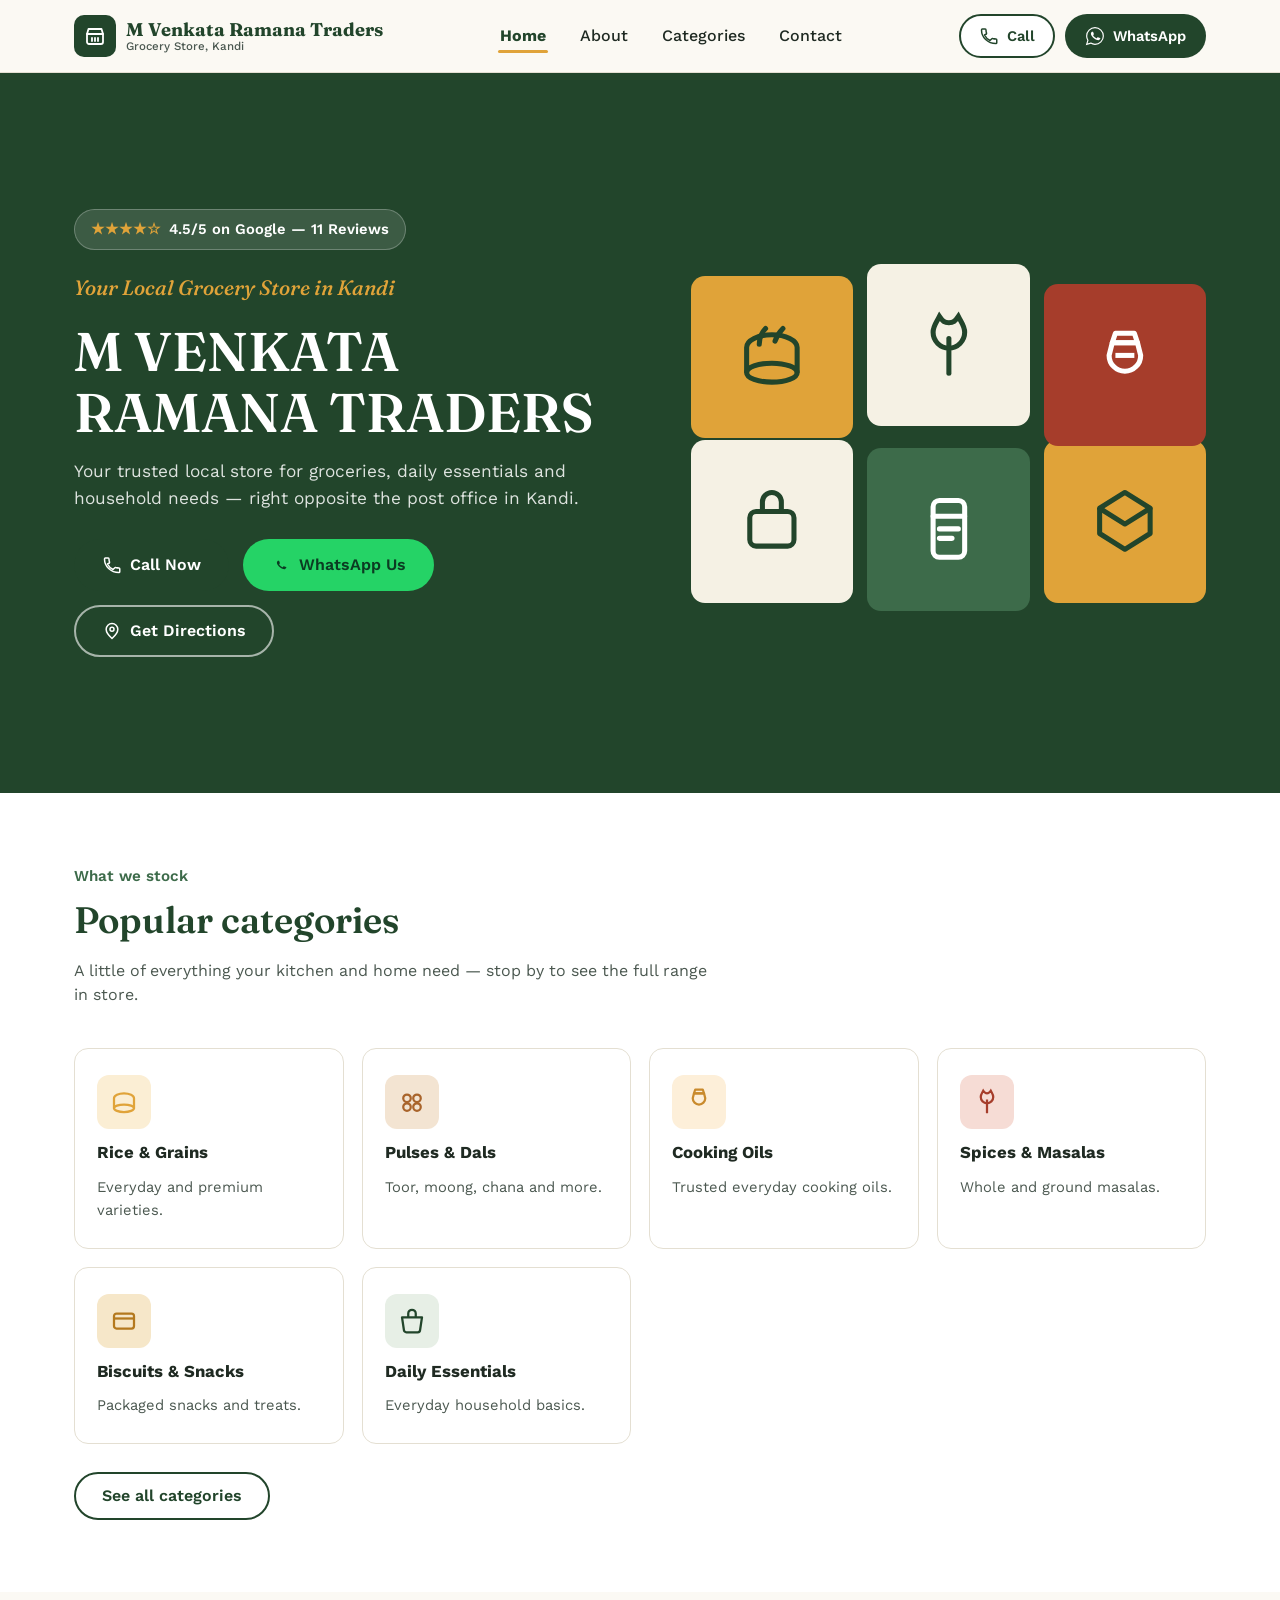
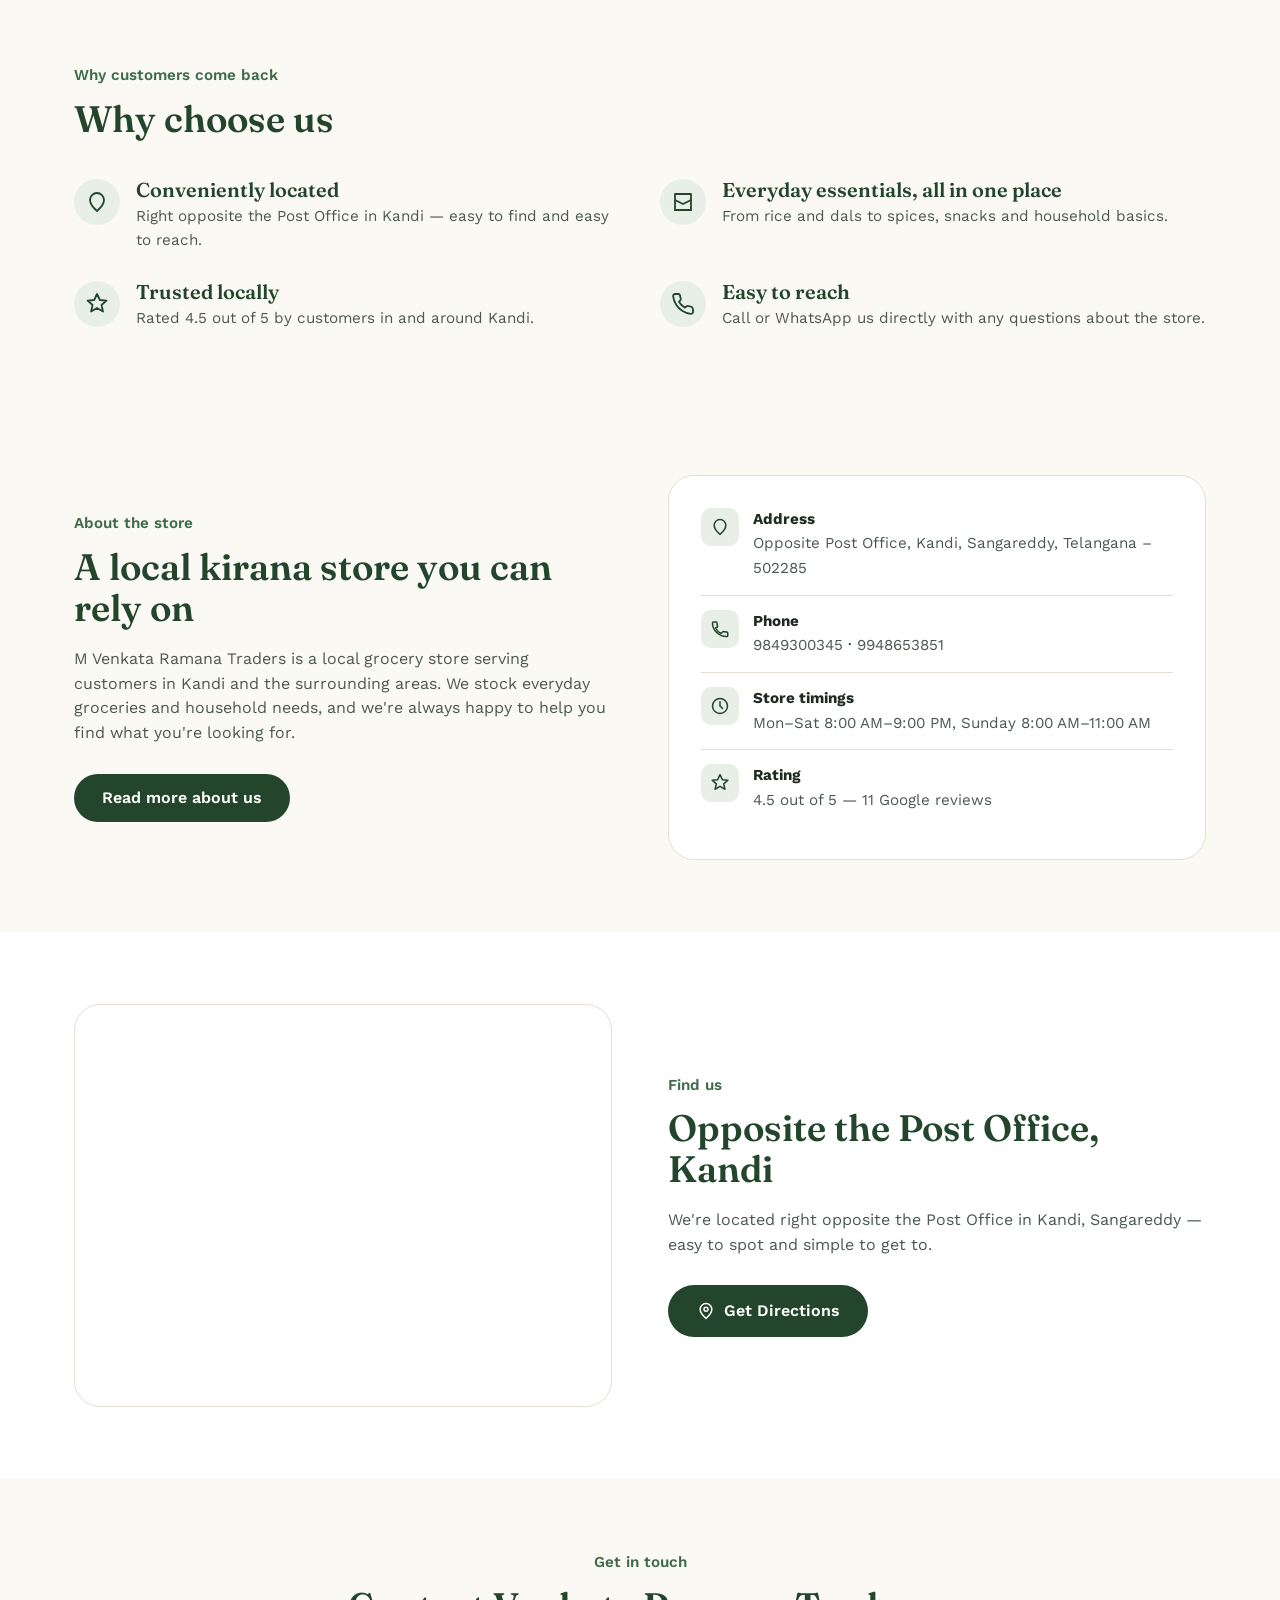
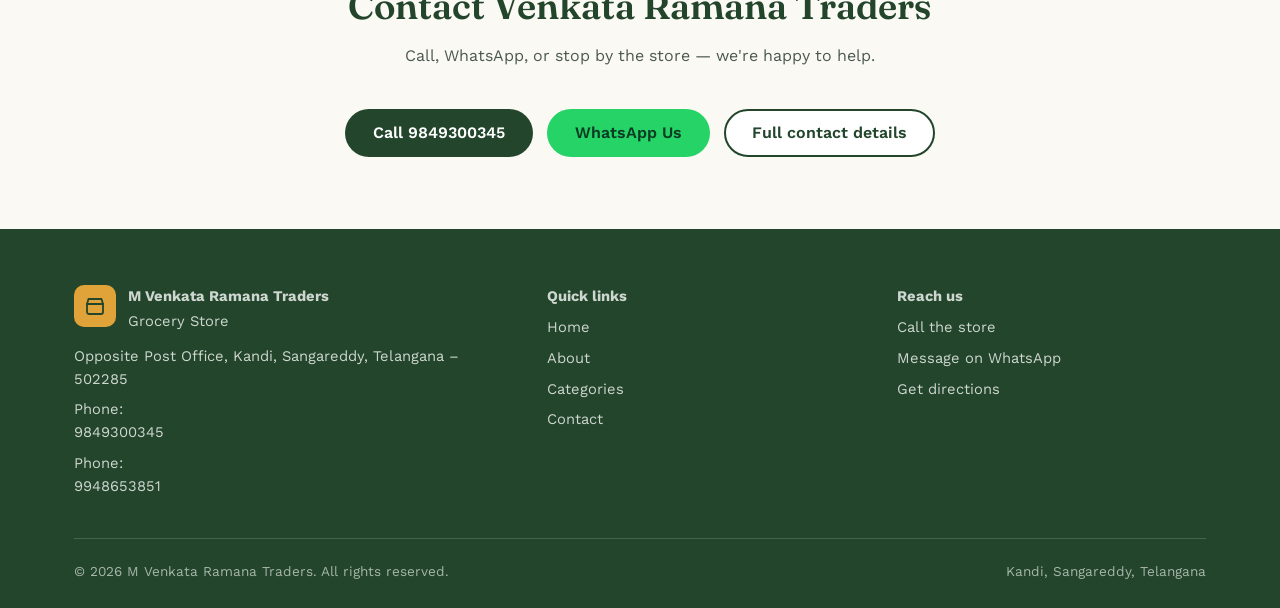
<file: venkat-ramana-traders/index.html>
<!DOCTYPE html>
<html lang="en">
<head>
<meta charset="UTF-8">
<meta name="viewport" content="width=device-width, initial-scale=1.0">
<title>M Venkata Ramana Traders | Grocery Store in Kandi, Sangareddy</title>
<meta name="description" content="M Venkata Ramana Traders is a trusted local grocery (kirana) store in Kandi, Sangareddy, Telangana, offering rice, pulses, oils, spices, snacks, dairy, personal care and daily essentials. Rated 4.5 stars. Call, WhatsApp or visit us today.">
<meta name="keywords" content="grocery store in Kandi, kirana store in Kandi, M Venkata Ramana Traders, grocery store near Kandi, grocery shop in Sangareddy">
<link rel="canonical" href="/index.html">

<!-- Open Graph -->
<meta property="og:type" content="website">
<meta property="og:title" content="M Venkata Ramana Traders | Grocery Store in Kandi, Sangareddy">
<meta property="og:description" content="Your trusted local store for groceries, daily essentials and household needs in Kandi, Sangareddy, Telangana.">
<meta property="og:locale" content="en_IN">

<link rel="preconnect" href="https://fonts.googleapis.com">
<link rel="preconnect" href="https://fonts.gstatic.com" crossorigin>
<link rel="stylesheet" href="css/style.css">

<script type="application/ld+json">
{
  "@context": "https://schema.org",
  "@type": "GroceryStore",
  "name": "M Venkata Ramana Traders",
  "telephone": ["+91 9849300345", "+91 9948653851"],
  "priceRange": "$",
  "address": {
    "@type": "PostalAddress",
    "streetAddress": "Opposite Post Office",
    "addressLocality": "Kandi",
    "addressRegion": "Telangana",
    "postalCode": "502285",
    "addressCountry": "IN"
  },
  "aggregateRating": {
    "@type": "AggregateRating",
    "ratingValue": "4.5",
    "reviewCount": "11"
  }
}
</script>
</head>
<body>
<a class="skip-link" href="#main">Skip to content</a>

<header class="site-header">
  <nav class="nav" aria-label="Primary">
    <a class="brand" href="index.html">
      <span class="brand-mark" aria-hidden="true">
        <svg viewBox="0 0 24 24" fill="none" stroke="#fff" stroke-width="1.8"><path d="M4 10l1.5-5h13L20 10" stroke-linecap="round" stroke-linejoin="round"/><path d="M4 10h16v8a2 2 0 0 1-2 2H6a2 2 0 0 1-2-2v-8z" stroke-linejoin="round"/><path d="M9 14v3M12 14v3M15 14v3" stroke-linecap="round"/></svg>
      </span>
      <span class="brand-text">M Venkata Ramana Traders<span>Grocery Store, Kandi</span></span>
    </a>
    <ul class="nav-links">
      <li><a href="index.html" aria-current="page">Home</a></li>
      <li><a href="about.html">About</a></li>
      <li><a href="categories.html">Categories</a></li>
      
      <li><a href="contact.html">Contact</a></li>
    </ul>
    <div class="nav-cta">
      <a class="btn btn-directions" href="tel:+919849300345">
        <svg viewBox="0 0 24 24" fill="none" stroke="currentColor" stroke-width="1.8"><path d="M6.6 10.8c1.4 2.8 3.8 5.2 6.6 6.6l2.2-2.2c.3-.3.7-.4 1.1-.2 1.2.4 2.5.6 3.8.6.6 0 1 .4 1 1V20c0 .6-.4 1-1 1C10.5 21 3 13.5 3 4.7c0-.6.4-1 1-1h3.4c.6 0 1 .4 1 1 0 1.3.2 2.6.6 3.8.1.4 0 .8-.2 1.1L6.6 10.8z" stroke-linejoin="round"/></svg>
        Call
      </a>
      <a class="btn btn-call" href="https://wa.me/919849300345?text=Hello%20Venkat%20Ramana%20Traders%2C%20I%20would%20like%20to%20know%20more%20about%20your%20store%20and%20available%20products." target="_blank" rel="noopener">
        <svg viewBox="0 0 24 24" fill="currentColor"><path d="M17.5 14.4c-.3-.1-1.6-.8-1.9-.9-.3-.1-.4-.1-.6.1-.2.3-.7.9-.8 1-.1.2-.3.2-.6.1-.3-.1-1.2-.4-2.2-1.4-.8-.7-1.4-1.6-1.5-1.9-.2-.3 0-.5.1-.6l.4-.5c.1-.2.2-.3.2-.5.1-.2 0-.4 0-.5-.1-.1-.6-1.5-.8-2-.2-.5-.4-.5-.6-.5h-.5c-.2 0-.5.1-.7.3-.2.3-.9.9-.9 2.2s1 2.6 1.1 2.7c.1.2 2 3 4.7 4.3.7.3 1.2.5 1.6.6.7.2 1.3.2 1.8.1.5-.1 1.6-.7 1.9-1.3.2-.6.2-1.1.2-1.2-.1-.1-.3-.2-.5-.3z"/><path d="M12 2C6.5 2 2 6.5 2 12c0 1.9.5 3.6 1.5 5.2L2 22l4.9-1.5C8.4 21.5 10.1 22 12 22c5.5 0 10-4.5 10-10S17.5 2 12 2z" fill="none" stroke="currentColor" stroke-width="1.4"/></svg>
        WhatsApp
      </a>
    </div>
    <button class="nav-toggle" aria-label="Open menu" aria-expanded="false">
      <svg viewBox="0 0 24 24" fill="none" stroke="currentColor" stroke-width="2"><path d="M4 7h16M4 12h16M4 17h16" stroke-linecap="round"/></svg>
    </button>
  </nav>
</header>

<main id="main">

  <!-- HERO -->
  <section class="hero">
    <div class="container">
      <div class="hero-copy">
        <div class="hero-rating">
          <span class="stars" aria-hidden="true">★★★★☆</span>
          4.5/5 on Google — 11 Reviews
        </div>
        <p class="hero-tagline">Your Local Grocery Store in Kandi</p>
        <h1>M VENKATA RAMANA TRADERS</h1>
        <p class="hero-desc">Your trusted local store for groceries, daily essentials and household needs — right opposite the post office in Kandi.</p>
        <div class="btn-row">
          <a class="btn btn-call" href="tel:+919849300345">
            <svg viewBox="0 0 24 24" fill="none" stroke="currentColor" stroke-width="1.8"><path d="M6.6 10.8c1.4 2.8 3.8 5.2 6.6 6.6l2.2-2.2c.3-.3.7-.4 1.1-.2 1.2.4 2.5.6 3.8.6.6 0 1 .4 1 1V20c0 .6-.4 1-1 1C10.5 21 3 13.5 3 4.7c0-.6.4-1 1-1h3.4c.6 0 1 .4 1 1 0 1.3.2 2.6.6 3.8.1.4 0 .8-.2 1.1L6.6 10.8z" stroke-linejoin="round"/></svg>
            Call Now
          </a>
          <a class="btn btn-whatsapp" href="https://wa.me/919849300345?text=Hello%20Venkat%20Ramana%20Traders%2C%20I%20would%20like%20to%20know%20more%20about%20your%20store%20and%20available%20products." target="_blank" rel="noopener">
            <svg viewBox="0 0 24 24" fill="currentColor"><path d="M17.5 14.4c-.3-.1-1.6-.8-1.9-.9-.3-.1-.4-.1-.6.1-.2.3-.7.9-.8 1-.1.2-.3.2-.6.1-.3-.1-1.2-.4-2.2-1.4-.8-.7-1.4-1.6-1.5-1.9-.2-.3 0-.5.1-.6l.4-.5c.1-.2.2-.3.2-.5.1-.2 0-.4 0-.5-.1-.1-.6-1.5-.8-2-.2-.5-.4-.5-.6-.5h-.5c-.2 0-.5.1-.7.3-.2.3-.9.9-.9 2.2s1 2.6 1.1 2.7c.1.2 2 3 4.7 4.3.7.3 1.2.5 1.6.6.7.2 1.3.2 1.8.1.5-.1 1.6-.7 1.9-1.3.2-.6.2-1.1.2-1.2-.1-.1-.3-.2-.5-.3z"/></svg>
            WhatsApp Us
          </a>
          <a class="btn btn-outline-light" href="https://www.google.com/maps/dir/?api=1&destination=Venkat%20Ramana%20Traders%2C%20Opposite%20Post%20Office%2C%20Kandi%2C%20Sangareddy%2C%20Telangana%20502285" target="_blank" rel="noopener">
            <svg viewBox="0 0 24 24" fill="none" stroke="currentColor" stroke-width="1.8"><path d="M12 21s-7-6.1-7-11a7 7 0 1 1 14 0c0 4.9-7 11-7 11z" stroke-linejoin="round"/><circle cx="12" cy="10" r="2.4"/></svg>
            Get Directions
          </a>
        </div>
      </div>
      <div class="hero-art" aria-hidden="true">
        <div class="hero-tile"><svg viewBox="0 0 24 24" fill="none" stroke="#22452B" stroke-width="1.6"><ellipse cx="12" cy="17" rx="8" ry="3"/><path d="M4 17V9a8 4 0 0 1 16 0v8"/><path d="M8 8c0-2 1-4 2-5M13 7c.5-1.5 1.5-3 2.5-4" stroke-linecap="round"/></svg></div>
        <div class="hero-tile"><svg viewBox="0 0 24 24" fill="none" stroke="#22452B" stroke-width="1.6"><path d="M9 3c-1 2-2 3-2 5a5 5 0 0 0 10 0c0-2-1-3-2-5-1 1.5-1.6 2-3 2s-2-.5-3-2z"/><path d="M12 10v11" stroke-linecap="round"/></svg></div>
        <div class="hero-tile"><svg viewBox="0 0 24 24" fill="none" stroke="#fff" stroke-width="1.6"><path d="M9 2h6l1 3H8l1-3z" stroke-linejoin="round"/><path d="M8 5h8l1 4a5 5 0 0 1-10 0l1-4z" stroke-linejoin="round"/><path d="M9 9h6" /></svg></div>
        <div class="hero-tile"><svg viewBox="0 0 24 24" fill="none" stroke="#22452B" stroke-width="1.6"><rect x="5" y="9" width="14" height="11" rx="2"/><path d="M9 9V6a3 3 0 0 1 6 0v3"/></svg></div>
        <div class="hero-tile"><svg viewBox="0 0 24 24" fill="none" stroke="#fff" stroke-width="1.6"><rect x="7" y="3" width="10" height="18" rx="2"/><path d="M7 8h10M9 12h6M9 15h4" stroke-linecap="round"/></svg></div>
        <div class="hero-tile"><svg viewBox="0 0 24 24" fill="none" stroke="#22452B" stroke-width="1.6"><path d="M4 8l8-5 8 5-8 5-8-5z" stroke-linejoin="round"/><path d="M4 8v8l8 5 8-5V8" stroke-linejoin="round"/></svg></div>
      </div>
    </div>
  </section>

  <!-- POPULAR CATEGORIES -->
  <section class="section-alt" id="categories">
    <div class="container">
      <div class="section-head">
        <p class="eyebrow-plain">What we stock</p>
        <h2>Popular categories</h2>
        <p>A little of everything your kitchen and home need — stop by to see the full range in store.</p>
      </div>
      <div class="cat-grid">
        <a class="cat-tile c-rice" href="categories.html#rice">
          <span class="cat-icon"><svg viewBox="0 0 24 24" fill="none" stroke="currentColor" stroke-width="1.8"><ellipse cx="12" cy="17" rx="8" ry="3"/><path d="M4 17V9a8 4 0 0 1 16 0v8"/></svg></span>
          <h3>Rice &amp; Grains</h3>
          <p>Everyday and premium varieties.</p>
        </a>
        <a class="cat-tile c-pulses" href="categories.html#pulses">
          <span class="cat-icon"><svg viewBox="0 0 24 24" fill="none" stroke="currentColor" stroke-width="1.8"><circle cx="8" cy="9" r="3"/><circle cx="16" cy="9" r="3"/><circle cx="8" cy="16" r="3"/><circle cx="16" cy="16" r="3"/></svg></span>
          <h3>Pulses &amp; Dals</h3>
          <p>Toor, moong, chana and more.</p>
        </a>
        <a class="cat-tile c-oil" href="categories.html#oil">
          <span class="cat-icon"><svg viewBox="0 0 24 24" fill="none" stroke="currentColor" stroke-width="1.8"><path d="M9 2h6l1 3H8l1-3z" stroke-linejoin="round"/><path d="M8 5h8l1 4a5 5 0 0 1-10 0l1-4z" stroke-linejoin="round"/></svg></span>
          <h3>Cooking Oils</h3>
          <p>Trusted everyday cooking oils.</p>
        </a>
        <a class="cat-tile c-spices" href="categories.html#spices">
          <span class="cat-icon"><svg viewBox="0 0 24 24" fill="none" stroke="currentColor" stroke-width="1.8"><path d="M9 3c-1 2-2 3-2 5a5 5 0 0 0 10 0c0-2-1-3-2-5-1 1.5-1.6 2-3 2s-2-.5-3-2z"/><path d="M12 10v11"/></svg></span>
          <h3>Spices &amp; Masalas</h3>
          <p>Whole and ground masalas.</p>
        </a>
        <a class="cat-tile c-snacks" href="categories.html#snacks">
          <span class="cat-icon"><svg viewBox="0 0 24 24" fill="none" stroke="currentColor" stroke-width="1.8"><rect x="4" y="6" width="16" height="12" rx="2"/><path d="M4 10h16" /></svg></span>
          <h3>Biscuits &amp; Snacks</h3>
          <p>Packaged snacks and treats.</p>
        </a>
        <a class="cat-tile c-daily" href="categories.html#daily">
          <span class="cat-icon"><svg viewBox="0 0 24 24" fill="none" stroke="currentColor" stroke-width="1.8"><path d="M4 9h16l-1.5 10a2 2 0 0 1-2 2H7.5a2 2 0 0 1-2-2L4 9z" stroke-linejoin="round"/><path d="M9 9V6a3 3 0 0 1 6 0v3"/></svg></span>
          <h3>Daily Essentials</h3>
          <p>Everyday household basics.</p>
        </a>
      </div>
      <div class="btn-row">
        <a class="btn btn-directions" href="categories.html">See all categories</a>
      </div>
    </div>
  </section>

  <!-- WHY CHOOSE US -->
  <section>
    <div class="container">
      <div class="section-head">
        <p class="eyebrow-plain">Why customers come back</p>
        <h2>Why choose us</h2>
      </div>
      <div class="reasons">
        <div class="reason">
          <span class="reason-icon"><svg viewBox="0 0 24 24" fill="none" stroke="currentColor" stroke-width="1.8"><path d="M12 21s-7-6.1-7-11a7 7 0 1 1 14 0c0 4.9-7 11-7 11z" stroke-linejoin="round"/></svg></span>
          <div>
            <h3>Conveniently located</h3>
            <p>Right opposite the Post Office in Kandi — easy to find and easy to reach.</p>
          </div>
        </div>
        <div class="reason">
          <span class="reason-icon"><svg viewBox="0 0 24 24" fill="none" stroke="currentColor" stroke-width="1.8"><path d="M4 4h16v6l-8 4-8-4V4z" stroke-linejoin="round"/><path d="M4 10v10h16V10" /></svg></span>
          <div>
            <h3>Everyday essentials, all in one place</h3>
            <p>From rice and dals to spices, snacks and household basics.</p>
          </div>
        </div>
        <div class="reason">
          <span class="reason-icon"><svg viewBox="0 0 24 24" fill="none" stroke="currentColor" stroke-width="1.8"><path d="M12 2l2.9 6 6.6.6-5 4.4 1.5 6.5L12 16l-5.9 3.5 1.5-6.5-5-4.4 6.6-.6L12 2z" stroke-linejoin="round"/></svg></span>
          <div>
            <h3>Trusted locally</h3>
            <p>Rated 4.5 out of 5 by customers in and around Kandi.</p>
          </div>
        </div>
        <div class="reason">
          <span class="reason-icon"><svg viewBox="0 0 24 24" fill="none" stroke="currentColor" stroke-width="1.8"><path d="M22 16.9v3a2 2 0 0 1-2.2 2 19.8 19.8 0 0 1-8.6-3.1 19.5 19.5 0 0 1-6-6 19.8 19.8 0 0 1-3.1-8.6A2 2 0 0 1 4.1 2h3a2 2 0 0 1 2 1.7c.1.9.3 1.8.6 2.7a2 2 0 0 1-.5 2.1L8 9.7a16 16 0 0 0 6 6l1.2-1.2a2 2 0 0 1 2.1-.5c.9.3 1.8.5 2.7.6a2 2 0 0 1 1.7 2z" stroke-linejoin="round"/></svg></span>
          <div>
            <h3>Easy to reach</h3>
            <p>Call or WhatsApp us directly with any questions about the store.</p>
          </div>
        </div>
      </div>
    </div>
  </section>
  <!-- ABOUT PREVIEW -->
  <section id="about">
    <div class="container split">
      <div>
        <p class="eyebrow-plain">About the store</p>
        <h2>A local kirana store you can rely on</h2>
        <p>M Venkata Ramana Traders is a local grocery store serving customers in Kandi and the surrounding areas. We stock everyday groceries and household needs, and we're always happy to help you find what you're looking for.</p>
        <div class="btn-row">
          <a class="btn btn-call" href="about.html">Read more about us</a>
        </div>
      </div>
      <div class="info-card">
        <div class="info-row">
          <span class="icon"><svg viewBox="0 0 24 24" fill="none" stroke="currentColor" stroke-width="1.8"><path d="M12 21s-7-6.1-7-11a7 7 0 1 1 14 0c0 4.9-7 11-7 11z" stroke-linejoin="round"/></svg></span>
          <div><strong>Address</strong><span>Opposite Post Office, Kandi, Sangareddy, Telangana – 502285</span></div>
        </div>
        <div class="info-row">
          <span class="icon"><svg viewBox="0 0 24 24" fill="none" stroke="currentColor" stroke-width="1.8"><path d="M6.6 10.8c1.4 2.8 3.8 5.2 6.6 6.6l2.2-2.2c.3-.3.7-.4 1.1-.2 1.2.4 2.5.6 3.8.6.6 0 1 .4 1 1V20c0 .6-.4 1-1 1C10.5 21 3 13.5 3 4.7c0-.6.4-1 1-1h3.4c.6 0 1 .4 1 1 0 1.3.2 2.6.6 3.8.1.4 0 .8-.2 1.1L6.6 10.8z" stroke-linejoin="round"/></svg></span>
          <div><strong>Phone</strong><a href="tel:+919849300345">9849300345</a> &middot; <a href="tel:+919948653851">9948653851</a></div>
        </div>
        <div class="info-row">
          <span class="icon"><svg viewBox="0 0 24 24" fill="none" stroke="currentColor" stroke-width="1.8"><circle cx="12" cy="12" r="9"/><path d="M12 7v5l3 3" stroke-linecap="round"/></svg></span>
          <div><strong>Store timings</strong><span>Mon–Sat 8:00 AM–9:00 PM, Sunday 8:00 AM–11:00 AM</span></div>
        </div>
        <div class="info-row">
          <span class="icon"><svg viewBox="0 0 24 24" fill="none" stroke="currentColor" stroke-width="1.8"><path d="M12 2l2.9 6 6.6.6-5 4.4 1.5 6.5L12 16l-5.9 3.5 1.5-6.5-5-4.4 6.6-.6L12 2z" stroke-linejoin="round"/></svg></span>
          <div><strong>Rating</strong><span>4.5 out of 5 — 11 Google reviews</span></div>
        </div>
      </div>
    </div>
  </section>

  <!-- LOCATION -->
  <section class="section-alt" id="location">
    <div class="container split split-reverse">
      <div class="map-wrap">
        <iframe
          title="Map showing the location of M Venkata Ramana Traders, opposite Post Office, Kandi, Sangareddy"
          src="https://www.google.com/maps?q=Venkat+Ramana+Traders,+Opposite+Post+Office,+Kandi,+Sangareddy,+Telangana+502285&output=embed"
          loading="lazy"
          referrerpolicy="no-referrer-when-downgrade">
        </iframe>
      </div>
      <div>
        <p class="eyebrow-plain">Find us</p>
        <h2>Opposite the Post Office, Kandi</h2>
        <p>We're located right opposite the Post Office in Kandi, Sangareddy — easy to spot and simple to get to.</p>
        <div class="btn-row">
          <a class="btn btn-call" href="https://www.google.com/maps/dir/?api=1&destination=Venkat%20Ramana%20Traders%2C%20Opposite%20Post%20Office%2C%20Kandi%2C%20Sangareddy%2C%20Telangana%20502285" target="_blank" rel="noopener">
            <svg viewBox="0 0 24 24" fill="none" stroke="currentColor" stroke-width="1.8"><path d="M12 21s-7-6.1-7-11a7 7 0 1 1 14 0c0 4.9-7 11-7 11z" stroke-linejoin="round"/><circle cx="12" cy="10" r="2.4"/></svg>
            Get Directions
          </a>
        </div>
      </div>
    </div>
  </section>

  <!-- CONTACT -->
  <section id="contact">
    <div class="container">
      <div class="section-head center">
        <p class="eyebrow-plain">Get in touch</p>
        <h2>Contact Venkata Ramana Traders</h2>
        <p>Call, WhatsApp, or stop by the store — we're happy to help.</p>
      </div>
      <div class="btn-row" style="justify-content:center;">
        <a class="btn btn-call" href="tel:+919849300345">Call 9849300345</a>
        <a class="btn btn-whatsapp" href="https://wa.me/919849300345?text=Hello%20M%20Venkat%20Ramana%20Traders%2C%20I%20would%20like%20to%20know%20more%20about%20your%20store%20and%20available%20products." target="_blank" rel="noopener">WhatsApp Us</a>
        <a class="btn btn-directions" href="contact.html">Full contact details</a>
      </div>
    </div>
  </section>

</main>

<footer class="site-footer">
  <div class="container">
    <div class="footer-grid">
      <div class="footer-col">
        <div class="footer-brand">
          <span class="brand-mark" aria-hidden="true">
            <svg viewBox="0 0 24 24" fill="none" stroke="#22452B" stroke-width="1.8"><path d="M4 10l1.5-5h13L20 10" stroke-linecap="round" stroke-linejoin="round"/><path d="M4 10h16v8a2 2 0 0 1-2 2H6a2 2 0 0 1-2-2v-8z" stroke-linejoin="round"/></svg>
          </span>
          <div>
            <p class="footer-title" style="margin-bottom:2px;">M Venkata Ramana Traders</p>
            <p style="margin:0;">Grocery Store</p>
          </div>
        </div>
        <p>Opposite Post Office, Kandi, Sangareddy, Telangana – 502285</p>
        <p>Phone: <a href="tel:+919849300345">9849300345</a></p>
        <p>Phone: <a href="tel:+919948653851">9948653851</a></p>
      </div>
      <div class="footer-col">
        <p class="footer-title">Quick links</p>
        <a href="index.html">Home</a>
        <a href="about.html">About</a>
        <a href="categories.html">Categories</a>
        
        <a href="contact.html">Contact</a>
      </div>
      <div class="footer-col">
        <p class="footer-title">Reach us</p>
        <a href="tel:+919849300345">Call the store</a>
        <a href="https://wa.me/919849300345?text=Hello%20M%20Venkat%20Ramana%20Traders%2C%20I%20would%20like%20to%20know%20more%20about%20your%20store%20and%20available%20products." target="_blank" rel="noopener">Message on WhatsApp</a>
        <a href="https://www.google.com/maps/dir/?api=1&destination=Venkat%20Ramana%20Traders%2C%20Opposite%20Post%20Office%2C%20Kandi%2C%20Sangareddy%2C%20Telangana%20502285" target="_blank" rel="noopener">Get directions</a>
      </div>
    </div>
    <div class="footer-bottom">
      <span>&copy; 2026 M Venkata Ramana Traders. All rights reserved.</span>
      <span>Kandi, Sangareddy, Telangana</span>
    </div>
  </div>
</footer>

<div class="mobile-action-bar">
  <a class="call" href="tel:+919849300345">
    <svg viewBox="0 0 24 24" fill="none" stroke="currentColor" stroke-width="1.8"><path d="M6.6 10.8c1.4 2.8 3.8 5.2 6.6 6.6l2.2-2.2c.3-.3.7-.4 1.1-.2 1.2.4 2.5.6 3.8.6.6 0 1 .4 1 1V20c0 .6-.4 1-1 1C10.5 21 3 13.5 3 4.7c0-.6.4-1 1-1h3.4c.6 0 1 .4 1 1 0 1.3.2 2.6.6 3.8.1.4 0 .8-.2 1.1L6.6 10.8z" stroke-linejoin="round"/></svg>
    Call
  </a>
  <a class="whatsapp" href="https://wa.me/919849300345?text=Hello%20Venkat%20Ramana%20Traders%2C%20I%20would%20like%20to%20know%20more%20about%20your%20store%20and%20available%20products." target="_blank" rel="noopener">
    <svg viewBox="0 0 24 24" fill="currentColor"><path d="M17.5 14.4c-.3-.1-1.6-.8-1.9-.9-.3-.1-.4-.1-.6.1-.2.3-.7.9-.8 1-.1.2-.3.2-.6.1-.3-.1-1.2-.4-2.2-1.4-.8-.7-1.4-1.6-1.5-1.9-.2-.3 0-.5.1-.6l.4-.5c.1-.2.2-.3.2-.5.1-.2 0-.4 0-.5-.1-.1-.6-1.5-.8-2-.2-.5-.4-.5-.6-.5h-.5c-.2 0-.5.1-.7.3-.2.3-.9.9-.9 2.2s1 2.6 1.1 2.7c.1.2 2 3 4.7 4.3.7.3 1.2.5 1.6.6.7.2 1.3.2 1.8.1.5-.1 1.6-.7 1.9-1.3.2-.6.2-1.1.2-1.2-.1-.1-.3-.2-.5-.3z"/><path d="M12 2C6.5 2 2 6.5 2 12c0 1.9.5 3.6 1.5 5.2L2 22l4.9-1.5C8.4 21.5 10.1 22 12 22c5.5 0 10-4.5 10-10S17.5 2 12 2z" fill="none" stroke="currentColor" stroke-width="1.4"/></svg>
    WhatsApp
  </a>
</div>

<script src="js/main.js"></script>
</body>
</html>
</file>
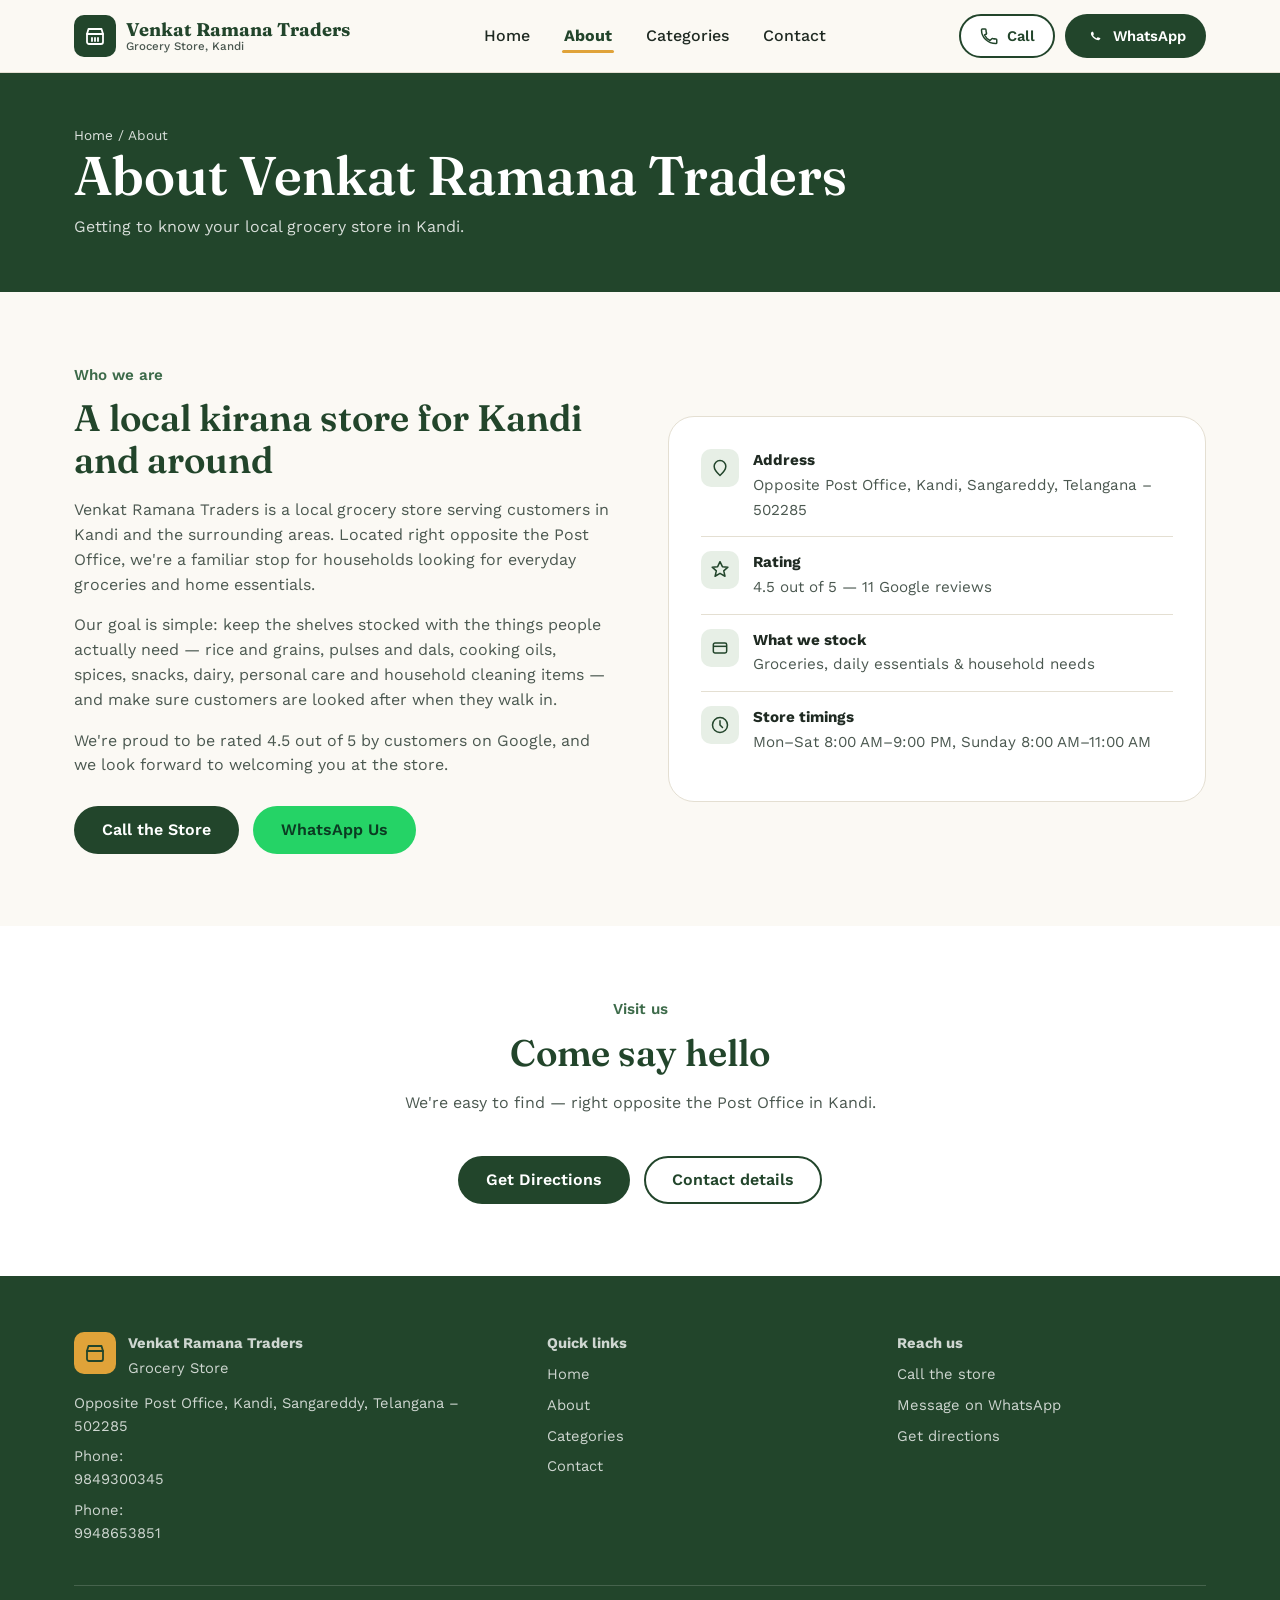
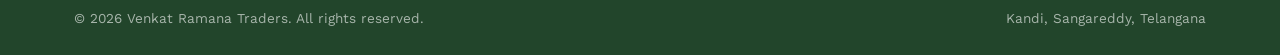
<file: venkat-ramana-traders/about.html>
<!DOCTYPE html>
<html lang="en">
<head>
<meta charset="UTF-8">
<meta name="viewport" content="width=device-width, initial-scale=1.0">
<title>About Us | Venkat Ramana Traders, Kandi</title>
<meta name="description" content="Venkat Ramana Traders is a local grocery (kirana) store serving customers in Kandi, Sangareddy and the surrounding areas with everyday groceries and household essentials.">
<meta name="keywords" content="grocery store in Kandi, kirana store in Kandi, Venkat Ramana Traders, grocery shop in Sangareddy">
<link rel="canonical" href="/about.html">
<link rel="preconnect" href="https://fonts.googleapis.com">
<link rel="preconnect" href="https://fonts.gstatic.com" crossorigin>
<link rel="stylesheet" href="css/style.css">
</head>
<body>
<a class="skip-link" href="#main">Skip to content</a>

<header class="site-header">
  <nav class="nav" aria-label="Primary">
    <a class="brand" href="index.html">
      <span class="brand-mark" aria-hidden="true">
        <svg viewBox="0 0 24 24" fill="none" stroke="#fff" stroke-width="1.8"><path d="M4 10l1.5-5h13L20 10" stroke-linecap="round" stroke-linejoin="round"/><path d="M4 10h16v8a2 2 0 0 1-2 2H6a2 2 0 0 1-2-2v-8z" stroke-linejoin="round"/><path d="M9 14v3M12 14v3M15 14v3" stroke-linecap="round"/></svg>
      </span>
      <span class="brand-text">Venkat Ramana Traders<span>Grocery Store, Kandi</span></span>
    </a>
    <ul class="nav-links">
      <li><a href="index.html">Home</a></li>
      <li><a href="about.html" aria-current="page">About</a></li>
      <li><a href="categories.html">Categories</a></li>
      <li><a href="contact.html">Contact</a></li>
    </ul>
    <div class="nav-cta">
      <a class="btn btn-directions" href="tel:+919849300345">
        <svg viewBox="0 0 24 24" fill="none" stroke="currentColor" stroke-width="1.8"><path d="M6.6 10.8c1.4 2.8 3.8 5.2 6.6 6.6l2.2-2.2c.3-.3.7-.4 1.1-.2 1.2.4 2.5.6 3.8.6.6 0 1 .4 1 1V20c0 .6-.4 1-1 1C10.5 21 3 13.5 3 4.7c0-.6.4-1 1-1h3.4c.6 0 1 .4 1 1 0 1.3.2 2.6.6 3.8.1.4 0 .8-.2 1.1L6.6 10.8z" stroke-linejoin="round"/></svg>
        Call
      </a>
      <a class="btn btn-call" href="https://wa.me/919849300345?text=Hello%20Venkat%20Ramana%20Traders%2C%20I%20would%20like%20to%20know%20more%20about%20your%20store%20and%20available%20products." target="_blank" rel="noopener">
        <svg viewBox="0 0 24 24" fill="currentColor"><path d="M17.5 14.4c-.3-.1-1.6-.8-1.9-.9-.3-.1-.4-.1-.6.1-.2.3-.7.9-.8 1-.1.2-.3.2-.6.1-.3-.1-1.2-.4-2.2-1.4-.8-.7-1.4-1.6-1.5-1.9-.2-.3 0-.5.1-.6l.4-.5c.1-.2.2-.3.2-.5.1-.2 0-.4 0-.5-.1-.1-.6-1.5-.8-2-.2-.5-.4-.5-.6-.5h-.5c-.2 0-.5.1-.7.3-.2.3-.9.9-.9 2.2s1 2.6 1.1 2.7c.1.2 2 3 4.7 4.3.7.3 1.2.5 1.6.6.7.2 1.3.2 1.8.1.5-.1 1.6-.7 1.9-1.3.2-.6.2-1.1.2-1.2-.1-.1-.3-.2-.5-.3z"/></svg>
        WhatsApp
      </a>
    </div>
    <button class="nav-toggle" aria-label="Open menu" aria-expanded="false">
      <svg viewBox="0 0 24 24" fill="none" stroke="currentColor" stroke-width="2"><path d="M4 7h16M4 12h16M4 17h16" stroke-linecap="round"/></svg>
    </button>
  </nav>
</header>

<main id="main">
  <section class="page-hero">
    <div class="container">
      <p class="breadcrumb"><a href="index.html">Home</a> / About</p>
      <h1>About Venkat Ramana Traders</h1>
      <p>Getting to know your local grocery store in Kandi.</p>
    </div>
  </section>

  <section>
    <div class="container split">
      <div>
        <p class="eyebrow-plain">Who we are</p>
        <h2>A local kirana store for Kandi and around</h2>
        <p>Venkat Ramana Traders is a local grocery store serving customers in Kandi and the surrounding areas. Located right opposite the Post Office, we're a familiar stop for households looking for everyday groceries and home essentials.</p>
        <p>Our goal is simple: keep the shelves stocked with the things people actually need — rice and grains, pulses and dals, cooking oils, spices, snacks, dairy, personal care and household cleaning items — and make sure customers are looked after when they walk in.</p>
        <p>We're proud to be rated 4.5 out of 5 by customers on Google, and we look forward to welcoming you at the store.</p>
        <div class="btn-row">
          <a class="btn btn-call" href="tel:+919849300345">Call the Store</a>
          <a class="btn btn-whatsapp" href="https://wa.me/919849300345?text=Hello%20Venkat%20Ramana%20Traders%2C%20I%20would%20like%20to%20know%20more%20about%20your%20store%20and%20available%20products." target="_blank" rel="noopener">WhatsApp Us</a>
        </div>
      </div>
      <div class="info-card">
        <div class="info-row">
          <span class="icon"><svg viewBox="0 0 24 24" fill="none" stroke="currentColor" stroke-width="1.8"><path d="M12 21s-7-6.1-7-11a7 7 0 1 1 14 0c0 4.9-7 11-7 11z" stroke-linejoin="round"/></svg></span>
          <div><strong>Address</strong><span>Opposite Post Office, Kandi, Sangareddy, Telangana – 502285</span></div>
        </div>
        <div class="info-row">
          <span class="icon"><svg viewBox="0 0 24 24" fill="none" stroke="currentColor" stroke-width="1.8"><path d="M12 2l2.9 6 6.6.6-5 4.4 1.5 6.5L12 16l-5.9 3.5 1.5-6.5-5-4.4 6.6-.6L12 2z" stroke-linejoin="round"/></svg></span>
          <div><strong>Rating</strong><span>4.5 out of 5 — 11 Google reviews</span></div>
        </div>
        <div class="info-row">
          <span class="icon"><svg viewBox="0 0 24 24" fill="none" stroke="currentColor" stroke-width="1.8"><rect x="4" y="6" width="16" height="12" rx="2"/><path d="M4 10h16" /></svg></span>
          <div><strong>What we stock</strong><span>Groceries, daily essentials &amp; household needs</span></div>
        </div>
        <div class="info-row">
          <span class="icon"><svg viewBox="0 0 24 24" fill="none" stroke="currentColor" stroke-width="1.8"><circle cx="12" cy="12" r="9"/><path d="M12 7v5l3 3" stroke-linecap="round"/></svg></span>
          <div><strong>Store timings</strong><span>Mon–Sat 8:00 AM–9:00 PM, Sunday 8:00 AM–11:00 AM</span></div>
        </div>
      </div>
    </div>
  </section>

  <section class="section-alt">
    <div class="container">
      <div class="section-head center">
        <p class="eyebrow-plain">Visit us</p>
        <h2>Come say hello</h2>
        <p>We're easy to find — right opposite the Post Office in Kandi.</p>
      </div>
      <div class="btn-row" style="justify-content:center;">
        <a class="btn btn-call" href="https://www.google.com/maps/dir/?api=1&destination=Venkat%20Ramana%20Traders%2C%20Opposite%20Post%20Office%2C%20Kandi%2C%20Sangareddy%2C%20Telangana%20502285" target="_blank" rel="noopener">Get Directions</a>
        <a class="btn btn-directions" href="contact.html">Contact details</a>
      </div>
    </div>
  </section>
</main>

<footer class="site-footer">
  <div class="container">
    <div class="footer-grid">
      <div class="footer-col">
        <div class="footer-brand">
          <span class="brand-mark" aria-hidden="true">
            <svg viewBox="0 0 24 24" fill="none" stroke="#22452B" stroke-width="1.8"><path d="M4 10l1.5-5h13L20 10" stroke-linecap="round" stroke-linejoin="round"/><path d="M4 10h16v8a2 2 0 0 1-2 2H6a2 2 0 0 1-2-2v-8z" stroke-linejoin="round"/></svg>
          </span>
          <div>
            <p class="footer-title" style="margin-bottom:2px;">Venkat Ramana Traders</p>
            <p style="margin:0;">Grocery Store</p>
          </div>
        </div>
        <p>Opposite Post Office, Kandi, Sangareddy, Telangana – 502285</p>
        <p>Phone: <a href="tel:+919849300345">9849300345</a></p>
        <p>Phone: <a href="tel:+919948653851">9948653851</a></p>
      </div>
      <div class="footer-col">
        <p class="footer-title">Quick links</p>
        <a href="index.html">Home</a>
        <a href="about.html">About</a>
        <a href="categories.html">Categories</a>
        <a href="contact.html">Contact</a>
      </div>
      <div class="footer-col">
        <p class="footer-title">Reach us</p>
        <a href="tel:+919849300345">Call the store</a>
        <a href="https://wa.me/919849300345?text=Hello%20Venkat%20Ramana%20Traders%2C%20I%20would%20like%20to%20know%20more%20about%20your%20store%20and%20available%20products." target="_blank" rel="noopener">Message on WhatsApp</a>
        <a href="https://www.google.com/maps/dir/?api=1&destination=Venkat%20Ramana%20Traders%2C%20Opposite%20Post%20Office%2C%20Kandi%2C%20Sangareddy%2C%20Telangana%20502285" target="_blank" rel="noopener">Get directions</a>
      </div>
    </div>
    <div class="footer-bottom">
      <span>&copy; 2026 Venkat Ramana Traders. All rights reserved.</span>
      <span>Kandi, Sangareddy, Telangana</span>
    </div>
  </div>
</footer>

<div class="mobile-action-bar">
  <a class="call" href="tel:+919849300345">
    <svg viewBox="0 0 24 24" fill="none" stroke="currentColor" stroke-width="1.8"><path d="M6.6 10.8c1.4 2.8 3.8 5.2 6.6 6.6l2.2-2.2c.3-.3.7-.4 1.1-.2 1.2.4 2.5.6 3.8.6.6 0 1 .4 1 1V20c0 .6-.4 1-1 1C10.5 21 3 13.5 3 4.7c0-.6.4-1 1-1h3.4c.6 0 1 .4 1 1 0 1.3.2 2.6.6 3.8.1.4 0 .8-.2 1.1L6.6 10.8z" stroke-linejoin="round"/></svg>
    Call
  </a>
  <a class="whatsapp" href="https://wa.me/919849300345?text=Hello%20Venkat%20Ramana%20Traders%2C%20I%20would%20like%20to%20know%20more%20about%20your%20store%20and%20available%20products." target="_blank" rel="noopener">
    <svg viewBox="0 0 24 24" fill="currentColor"><path d="M17.5 14.4c-.3-.1-1.6-.8-1.9-.9-.3-.1-.4-.1-.6.1-.2.3-.7.9-.8 1-.1.2-.3.2-.6.1-.3-.1-1.2-.4-2.2-1.4-.8-.7-1.4-1.6-1.5-1.9-.2-.3 0-.5.1-.6l.4-.5c.1-.2.2-.3.2-.5.1-.2 0-.4 0-.5-.1-.1-.6-1.5-.8-2-.2-.5-.4-.5-.6-.5h-.5c-.2 0-.5.1-.7.3-.2.3-.9.9-.9 2.2s1 2.6 1.1 2.7c.1.2 2 3 4.7 4.3.7.3 1.2.5 1.6.6.7.2 1.3.2 1.8.1.5-.1 1.6-.7 1.9-1.3.2-.6.2-1.1.2-1.2-.1-.1-.3-.2-.5-.3z"/><path d="M12 2C6.5 2 2 6.5 2 12c0 1.9.5 3.6 1.5 5.2L2 22l4.9-1.5C8.4 21.5 10.1 22 12 22c5.5 0 10-4.5 10-10S17.5 2 12 2z" fill="none" stroke="currentColor" stroke-width="1.4"/></svg>
    WhatsApp
  </a>
</div>

<script src="js/main.js"></script>
</body>
</html>
</file>
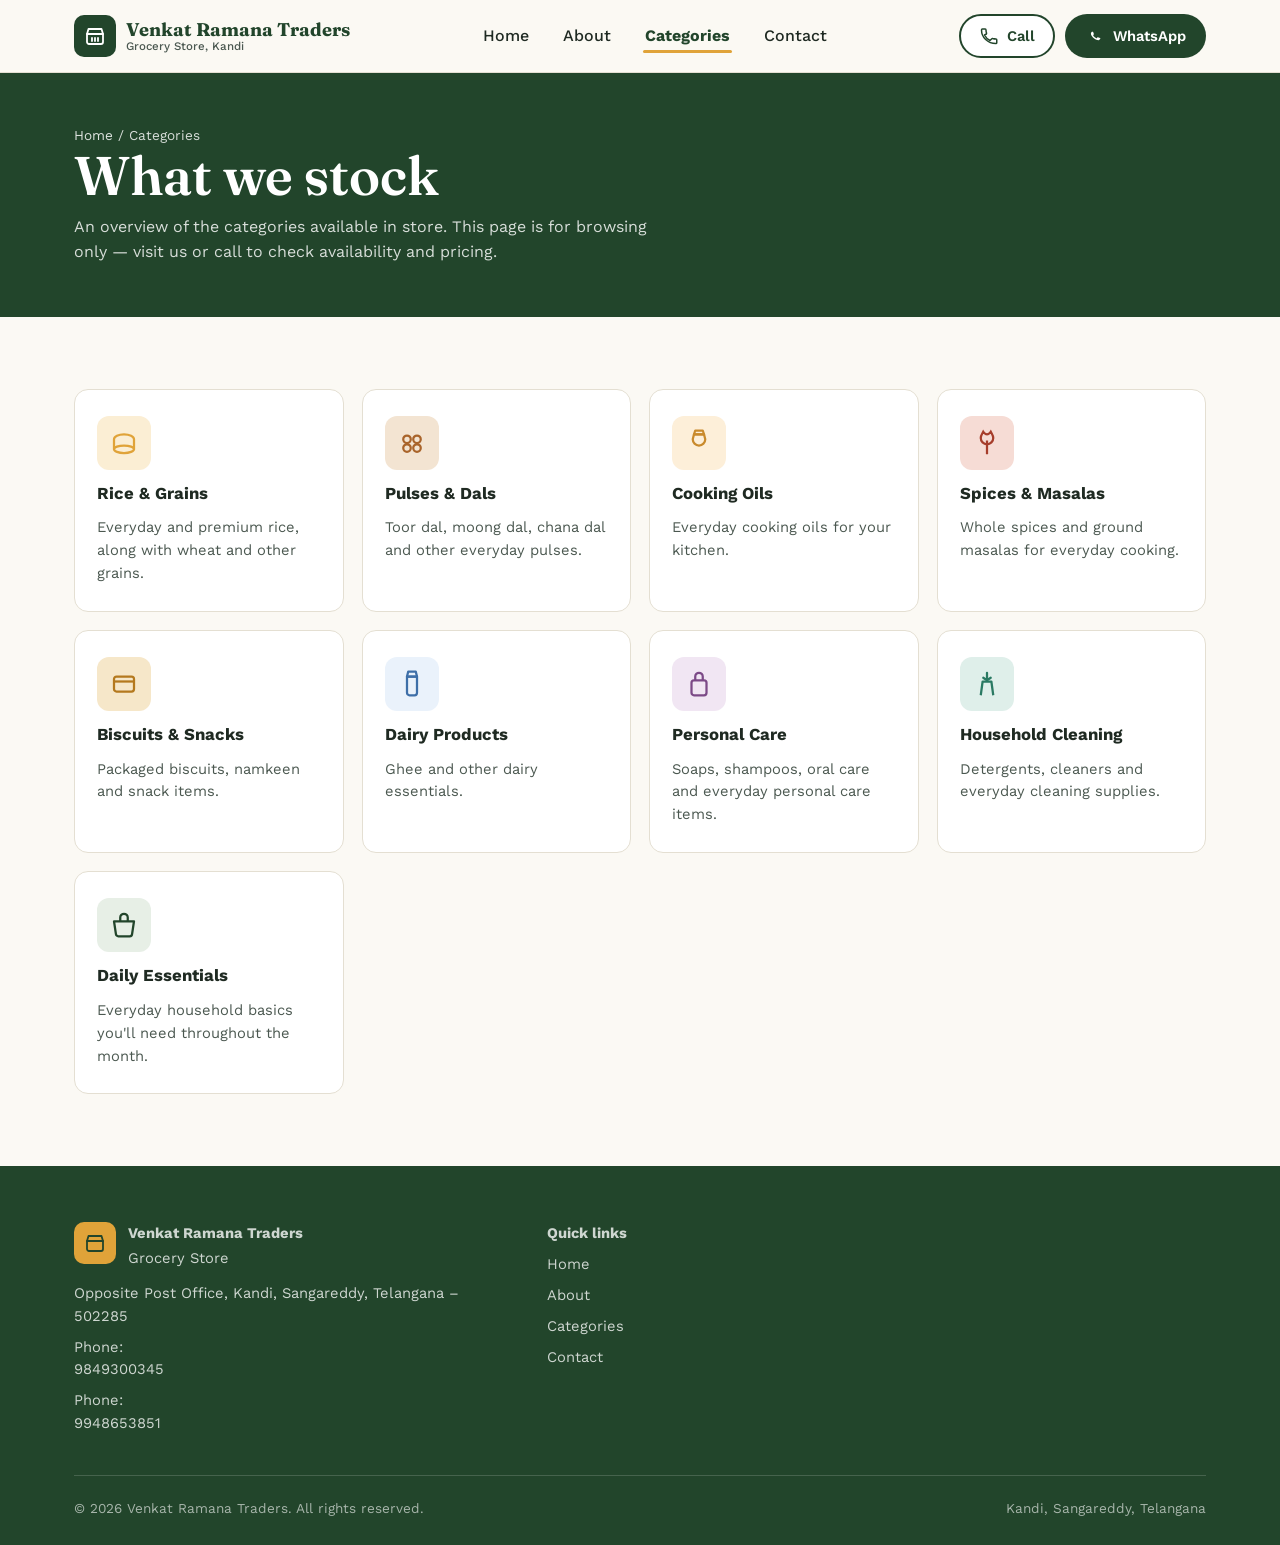
<file: venkat-ramana-traders/categories.html>
<!DOCTYPE html>
<html lang="en">
<head>
<meta charset="UTF-8">
<meta name="viewport" content="width=device-width, initial-scale=1.0">
<title>Product Categories | Venkat Ramana Traders, Kandi</title>
<meta name="description" content="Browse the range of products available at Venkat Ramana Traders in Kandi: rice, pulses, cooking oils, spices, snacks, beverages, dairy, personal care, cleaning and daily essentials.">
<meta name="keywords" content="grocery store in Kandi, kirana store in Kandi, Venkat Ramana Traders, grocery shop in Sangareddy">
<link rel="canonical" href="/categories.html">
<link rel="preconnect" href="https://fonts.googleapis.com">
<link rel="preconnect" href="https://fonts.gstatic.com" crossorigin>
<link rel="stylesheet" href="css/style.css">
</head>
<body>
<a class="skip-link" href="#main">Skip to content</a>

<header class="site-header">
  <nav class="nav" aria-label="Primary">
    <a class="brand" href="index.html">
      <span class="brand-mark" aria-hidden="true">
        <svg viewBox="0 0 24 24" fill="none" stroke="#fff" stroke-width="1.8"><path d="M4 10l1.5-5h13L20 10" stroke-linecap="round" stroke-linejoin="round"/><path d="M4 10h16v8a2 2 0 0 1-2 2H6a2 2 0 0 1-2-2v-8z" stroke-linejoin="round"/><path d="M9 14v3M12 14v3M15 14v3" stroke-linecap="round"/></svg>
      </span>
      <span class="brand-text">Venkat Ramana Traders<span>Grocery Store, Kandi</span></span>
    </a>
    <ul class="nav-links">
      <li><a href="index.html">Home</a></li>
      <li><a href="about.html">About</a></li>
      <li><a href="categories.html" aria-current="page">Categories</a></li>

      <li><a href="contact.html">Contact</a></li>
    </ul>
    <div class="nav-cta">
      <a class="btn btn-directions" href="tel:+919849300345">
        <svg viewBox="0 0 24 24" fill="none" stroke="currentColor" stroke-width="1.8"><path d="M6.6 10.8c1.4 2.8 3.8 5.2 6.6 6.6l2.2-2.2c.3-.3.7-.4 1.1-.2 1.2.4 2.5.6 3.8.6.6 0 1 .4 1 1V20c0 .6-.4 1-1 1C10.5 21 3 13.5 3 4.7c0-.6.4-1 1-1h3.4c.6 0 1 .4 1 1 0 1.3.2 2.6.6 3.8.1.4 0 .8-.2 1.1L6.6 10.8z" stroke-linejoin="round"/></svg>
        Call
      </a>
      <a class="btn btn-call" href="https://wa.me/919849300345?text=Hello%20Venkat%20Ramana%20Traders%2C%20I%20would%20like%20to%20know%20more%20about%20your%20store%20and%20available%20products." target="_blank" rel="noopener">
        <svg viewBox="0 0 24 24" fill="currentColor"><path d="M17.5 14.4c-.3-.1-1.6-.8-1.9-.9-.3-.1-.4-.1-.6.1-.2.3-.7.9-.8 1-.1.2-.3.2-.6.1-.3-.1-1.2-.4-2.2-1.4-.8-.7-1.4-1.6-1.5-1.9-.2-.3 0-.5.1-.6l.4-.5c.1-.2.2-.3.2-.5.1-.2 0-.4 0-.5-.1-.1-.6-1.5-.8-2-.2-.5-.4-.5-.6-.5h-.5c-.2 0-.5.1-.7.3-.2.3-.9.9-.9 2.2s1 2.6 1.1 2.7c.1.2 2 3 4.7 4.3.7.3 1.2.5 1.6.6.7.2 1.3.2 1.8.1.5-.1 1.6-.7 1.9-1.3.2-.6.2-1.1.2-1.2-.1-.1-.3-.2-.5-.3z"/></svg>
        WhatsApp
      </a>
    </div>
    <button class="nav-toggle" aria-label="Open menu" aria-expanded="false">
      <svg viewBox="0 0 24 24" fill="none" stroke="currentColor" stroke-width="2"><path d="M4 7h16M4 12h16M4 17h16" stroke-linecap="round"/></svg>
    </button>
  </nav>
</header>

<main id="main">
  <section class="page-hero">
    <div class="container">
      <p class="breadcrumb"><a href="index.html">Home</a> / Categories</p>
      <h1>What we stock</h1>
      <p>An overview of the categories available in store. This page is for browsing only — visit us or call to check availability and pricing.</p>
    </div>
  </section>

  <section>
    <div class="container">
      <div class="cat-grid">
        <a class="cat-tile c-rice" id="rice" href="tel:+919849300345">
          <span class="cat-icon"><svg viewBox="0 0 24 24" fill="none" stroke="currentColor" stroke-width="1.8"><ellipse cx="12" cy="17" rx="8" ry="3"/><path d="M4 17V9a8 4 0 0 1 16 0v8"/></svg></span>
          <h3>Rice &amp; Grains</h3>
          <p>Everyday and premium rice, along with wheat and other grains.</p>
        </a>
        <a class="cat-tile c-pulses" id="pulses" href="tel:+919849300345">
          <span class="cat-icon"><svg viewBox="0 0 24 24" fill="none" stroke="currentColor" stroke-width="1.8"><circle cx="8" cy="9" r="3"/><circle cx="16" cy="9" r="3"/><circle cx="8" cy="16" r="3"/><circle cx="16" cy="16" r="3"/></svg></span>
          <h3>Pulses &amp; Dals</h3>
          <p>Toor dal, moong dal, chana dal and other everyday pulses.</p>
        </a>
        <a class="cat-tile c-oil" id="oil" href="tel:+919849300345">
          <span class="cat-icon"><svg viewBox="0 0 24 24" fill="none" stroke="currentColor" stroke-width="1.8"><path d="M9 2h6l1 3H8l1-3z" stroke-linejoin="round"/><path d="M8 5h8l1 4a5 5 0 0 1-10 0l1-4z" stroke-linejoin="round"/></svg></span>
          <h3>Cooking Oils</h3>
          <p>Everyday cooking oils for your kitchen.</p>
        </a>
        <a class="cat-tile c-spices" id="spices" href="tel:+919849300345">
          <span class="cat-icon"><svg viewBox="0 0 24 24" fill="none" stroke="currentColor" stroke-width="1.8"><path d="M9 3c-1 2-2 3-2 5a5 5 0 0 0 10 0c0-2-1-3-2-5-1 1.5-1.6 2-3 2s-2-.5-3-2z"/><path d="M12 10v11"/></svg></span>
          <h3>Spices &amp; Masalas</h3>
          <p>Whole spices and ground masalas for everyday cooking.</p>
        </a>
        <a class="cat-tile c-snacks" id="snacks" href="tel:+919849300345">
          <span class="cat-icon"><svg viewBox="0 0 24 24" fill="none" stroke="currentColor" stroke-width="1.8"><rect x="4" y="6" width="16" height="12" rx="2"/><path d="M4 10h16" /></svg></span>
          <h3>Biscuits &amp; Snacks</h3>
          <p>Packaged biscuits, namkeen and snack items.</p>
        </a>
        <a class="cat-tile c-dairy" id="dairy" href="tel:+919849300345">
          <span class="cat-icon"><svg viewBox="0 0 24 24" fill="none" stroke="currentColor" stroke-width="1.8"><path d="M9 2h6l1 4H8l1-4z" stroke-linejoin="round"/><path d="M8 6h8v13a2 2 0 0 1-2 2h-4a2 2 0 0 1-2-2V6z" stroke-linejoin="round"/></svg></span>
          <h3>Dairy Products</h3>
          <p>Ghee and other dairy essentials.</p>
        </a>
        <a class="cat-tile c-personal" id="personal-care" href="tel:+919849300345">
          <span class="cat-icon"><svg viewBox="0 0 24 24" fill="none" stroke="currentColor" stroke-width="1.8"><rect x="6" y="9" width="12" height="12" rx="2"/><path d="M9 9V6a3 3 0 0 1 6 0v3"/></svg></span>
          <h3>Personal Care</h3>
          <p>Soaps, shampoos, oral care and everyday personal care items.</p>
        </a>
        <a class="cat-tile c-cleaning" id="cleaning" href="tel:+919849300345">
          <span class="cat-icon"><svg viewBox="0 0 24 24" fill="none" stroke="currentColor" stroke-width="1.8"><path d="M12 3v6M9 7l3 2 3-2" stroke-linecap="round" stroke-linejoin="round"/><path d="M7 21l1.5-11h7L17 21" stroke-linejoin="round"/></svg></span>
          <h3>Household Cleaning</h3>
          <p>Detergents, cleaners and everyday cleaning supplies.</p>
        </a>
        <a class="cat-tile c-daily" id="daily" href="tel:+919849300345">
          <span class="cat-icon"><svg viewBox="0 0 24 24" fill="none" stroke="currentColor" stroke-width="1.8"><path d="M4 9h16l-1.5 10a2 2 0 0 1-2 2H7.5a2 2 0 0 1-2-2L4 9z" stroke-linejoin="round"/><path d="M9 9V6a3 3 0 0 1 6 0v3"/></svg></span>
          <h3>Daily Essentials</h3>
          <p>Everyday household basics you'll need throughout the month.</p>
        </a>
      </div>
    </div>
  </section>
</main>

<footer class="site-footer">
  <div class="container">
    <div class="footer-grid">
      <div class="footer-col">
        <div class="footer-brand">
          <span class="brand-mark" aria-hidden="true">
            <svg viewBox="0 0 24 24" fill="none" stroke="#22452B" stroke-width="1.8"><path d="M4 10l1.5-5h13L20 10" stroke-linecap="round" stroke-linejoin="round"/><path d="M4 10h16v8a2 2 0 0 1-2 2H6a2 2 0 0 1-2-2v-8z" stroke-linejoin="round"/></svg>
          </span>
          <div>
            <p class="footer-title" style="margin-bottom:2px;">Venkat Ramana Traders</p>
            <p style="margin:0;">Grocery Store</p>
          </div>
        </div>
        <p>Opposite Post Office, Kandi, Sangareddy, Telangana – 502285</p>
        <p>Phone: <a href="tel:+919849300345">9849300345</a></p>
        <p>Phone: <a href="tel:+919948653851">9948653851</a></p>
      </div>
      <div class="footer-col">
        <p class="footer-title">Quick links</p>
        <a href="index.html">Home</a>
        <a href="about.html">About</a>
        <a href="categories.html">Categories</a>

        <a href="contact.html">Contact</a>
      </div>
      
    </div>
    <div class="footer-bottom">
      <span>&copy; 2026 Venkat Ramana Traders. All rights reserved.</span>
      <span>Kandi, Sangareddy, Telangana</span>
    </div>
  </div>
</footer>

<div class="mobile-action-bar">
  <a class="call" href="tel:+919849300345">
    <svg viewBox="0 0 24 24" fill="none" stroke="currentColor" stroke-width="1.8"><path d="M6.6 10.8c1.4 2.8 3.8 5.2 6.6 6.6l2.2-2.2c.3-.3.7-.4 1.1-.2 1.2.4 2.5.6 3.8.6.6 0 1 .4 1 1V20c0 .6-.4 1-1 1C10.5 21 3 13.5 3 4.7c0-.6.4-1 1-1h3.4c.6 0 1 .4 1 1 0 1.3.2 2.6.6 3.8.1.4 0 .8-.2 1.1L6.6 10.8z" stroke-linejoin="round"/></svg>
    Call
  </a>
  <a class="whatsapp" href="https://wa.me/919849300345?text=Hello%20Venkat%20Ramana%20Traders%2C%20I%20would%20like%20to%20know%20more%20about%20your%20store%20and%20available%20products." target="_blank" rel="noopener">
    <svg viewBox="0 0 24 24" fill="currentColor"><path d="M17.5 14.4c-.3-.1-1.6-.8-1.9-.9-.3-.1-.4-.1-.6.1-.2.3-.7.9-.8 1-.1.2-.3.2-.6.1-.3-.1-1.2-.4-2.2-1.4-.8-.7-1.4-1.6-1.5-1.9-.2-.3 0-.5.1-.6l.4-.5c.1-.2.2-.3.2-.5.1-.2 0-.4 0-.5-.1-.1-.6-1.5-.8-2-.2-.5-.4-.5-.6-.5h-.5c-.2 0-.5.1-.7.3-.2.3-.9.9-.9 2.2s1 2.6 1.1 2.7c.1.2 2 3 4.7 4.3.7.3 1.2.5 1.6.6.7.2 1.3.2 1.8.1.5-.1 1.6-.7 1.9-1.3.2-.6.2-1.1.2-1.2-.1-.1-.3-.2-.5-.3z"/><path d="M12 2C6.5 2 2 6.5 2 12c0 1.9.5 3.6 1.5 5.2L2 22l4.9-1.5C8.4 21.5 10.1 22 12 22c5.5 0 10-4.5 10-10S17.5 2 12 2z" fill="none" stroke="currentColor" stroke-width="1.4"/></svg>
    WhatsApp
  </a>
</div>

<script src="js/main.js"></script>
</body>
</html>
</file>
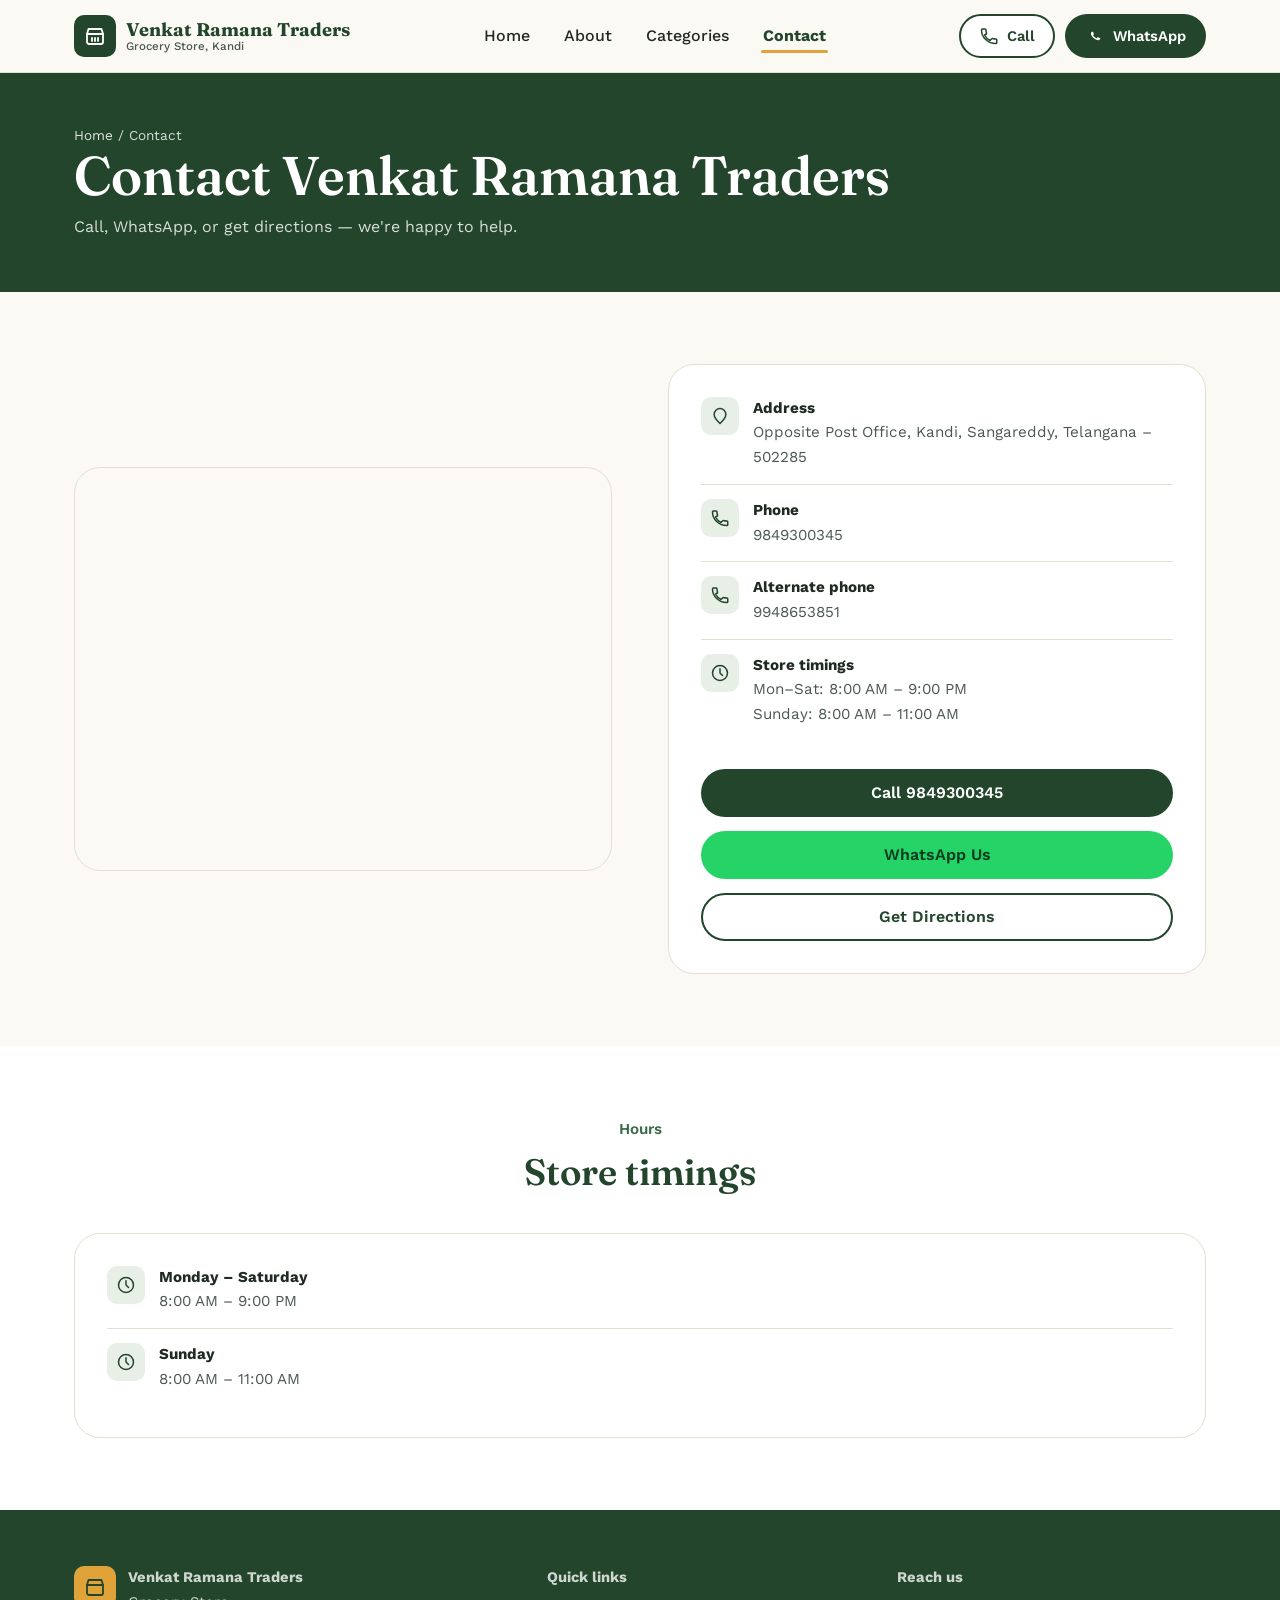
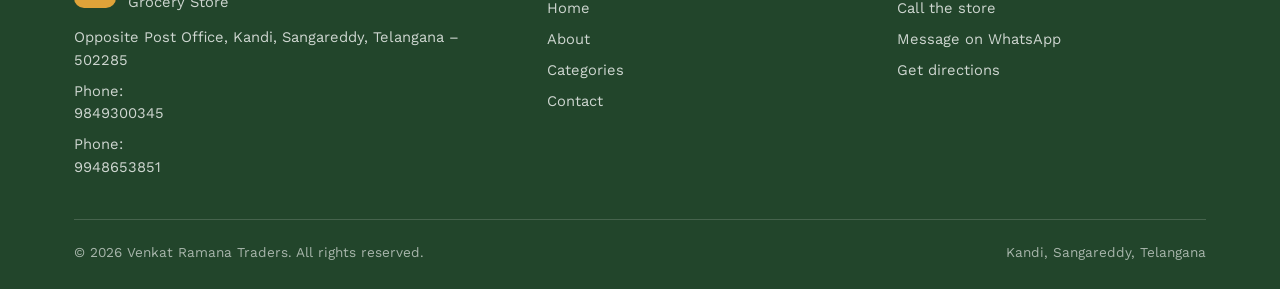
<file: venkat-ramana-traders/contact.html>
<!DOCTYPE html>
<html lang="en">
<head>
<meta charset="UTF-8">
<meta name="viewport" content="width=device-width, initial-scale=1.0">
<title>Contact Us | Venkat Ramana Traders, Kandi</title>
<meta name="description" content="Contact Venkat Ramana Traders, opposite Post Office, Kandi, Sangareddy, Telangana. Call 9849300345 / 9948653851, message on WhatsApp, or get directions.">
<meta name="keywords" content="grocery store in Kandi, kirana store in Kandi, Venkat Ramana Traders contact, grocery shop in Sangareddy">
<link rel="canonical" href="/contact.html">
<link rel="preconnect" href="https://fonts.googleapis.com">
<link rel="preconnect" href="https://fonts.gstatic.com" crossorigin>
<link rel="stylesheet" href="css/style.css">

<script type="application/ld+json">
{
  "@context": "https://schema.org",
  "@type": "GroceryStore",
  "name": "Venkat Ramana Traders",
  "telephone": ["+91 9849300345", "+91 9948653851"],
  "address": {
    "@type": "PostalAddress",
    "streetAddress": "Opposite Post Office",
    "addressLocality": "Kandi",
    "addressRegion": "Telangana",
    "postalCode": "502285",
    "addressCountry": "IN"
  },
  "aggregateRating": {
    "@type": "AggregateRating",
    "ratingValue": "4.5",
    "reviewCount": "11"
  }
}
</script>
</head>
<body>
<a class="skip-link" href="#main">Skip to content</a>

<header class="site-header">
  <nav class="nav" aria-label="Primary">
    <a class="brand" href="index.html">
      <span class="brand-mark" aria-hidden="true">
        <svg viewBox="0 0 24 24" fill="none" stroke="#fff" stroke-width="1.8"><path d="M4 10l1.5-5h13L20 10" stroke-linecap="round" stroke-linejoin="round"/><path d="M4 10h16v8a2 2 0 0 1-2 2H6a2 2 0 0 1-2-2v-8z" stroke-linejoin="round"/><path d="M9 14v3M12 14v3M15 14v3" stroke-linecap="round"/></svg>
      </span>
      <span class="brand-text">Venkat Ramana Traders<span>Grocery Store, Kandi</span></span>
    </a>
    <ul class="nav-links">
      <li><a href="index.html">Home</a></li>
      <li><a href="about.html">About</a></li>
      <li><a href="categories.html">Categories</a></li>
      <li><a href="contact.html" aria-current="page">Contact</a></li>
    </ul>
    <div class="nav-cta">
      <a class="btn btn-directions" href="tel:+919849300345">
        <svg viewBox="0 0 24 24" fill="none" stroke="currentColor" stroke-width="1.8"><path d="M6.6 10.8c1.4 2.8 3.8 5.2 6.6 6.6l2.2-2.2c.3-.3.7-.4 1.1-.2 1.2.4 2.5.6 3.8.6.6 0 1 .4 1 1V20c0 .6-.4 1-1 1C10.5 21 3 13.5 3 4.7c0-.6.4-1 1-1h3.4c.6 0 1 .4 1 1 0 1.3.2 2.6.6 3.8.1.4 0 .8-.2 1.1L6.6 10.8z" stroke-linejoin="round"/></svg>
        Call
      </a>
      <a class="btn btn-call" href="https://wa.me/919849300345?text=Hello%20Venkat%20Ramana%20Traders%2C%20I%20would%20like%20to%20know%20more%20about%20your%20store%20and%20available%20products." target="_blank" rel="noopener">
        <svg viewBox="0 0 24 24" fill="currentColor"><path d="M17.5 14.4c-.3-.1-1.6-.8-1.9-.9-.3-.1-.4-.1-.6.1-.2.3-.7.9-.8 1-.1.2-.3.2-.6.1-.3-.1-1.2-.4-2.2-1.4-.8-.7-1.4-1.6-1.5-1.9-.2-.3 0-.5.1-.6l.4-.5c.1-.2.2-.3.2-.5.1-.2 0-.4 0-.5-.1-.1-.6-1.5-.8-2-.2-.5-.4-.5-.6-.5h-.5c-.2 0-.5.1-.7.3-.2.3-.9.9-.9 2.2s1 2.6 1.1 2.7c.1.2 2 3 4.7 4.3.7.3 1.2.5 1.6.6.7.2 1.3.2 1.8.1.5-.1 1.6-.7 1.9-1.3.2-.6.2-1.1.2-1.2-.1-.1-.3-.2-.5-.3z"/></svg>
        WhatsApp
      </a>
    </div>
    <button class="nav-toggle" aria-label="Open menu" aria-expanded="false">
      <svg viewBox="0 0 24 24" fill="none" stroke="currentColor" stroke-width="2"><path d="M4 7h16M4 12h16M4 17h16" stroke-linecap="round"/></svg>
    </button>
  </nav>
</header>

<main id="main">
  <section class="page-hero">
    <div class="container">
      <p class="breadcrumb"><a href="index.html">Home</a> / Contact</p>
      <h1>Contact Venkat Ramana Traders</h1>
      <p>Call, WhatsApp, or get directions — we're happy to help.</p>
    </div>
  </section>

  <section>
    <div class="container split split-reverse">
      <div class="map-wrap">
        <iframe
          title="Map showing the location of Venkat Ramana Traders, opposite Post Office, Kandi, Sangareddy"
          src="https://www.google.com/maps?q=Venkat+Ramana+Traders,+Opposite+Post+Office,+Kandi,+Sangareddy,+Telangana+502285&output=embed"
          loading="lazy"
          referrerpolicy="no-referrer-when-downgrade">
        </iframe>
      </div>
      <div class="info-card">
        <div class="info-row">
          <span class="icon"><svg viewBox="0 0 24 24" fill="none" stroke="currentColor" stroke-width="1.8"><path d="M12 21s-7-6.1-7-11a7 7 0 1 1 14 0c0 4.9-7 11-7 11z" stroke-linejoin="round"/></svg></span>
          <div><strong>Address</strong><span>Opposite Post Office, Kandi, Sangareddy, Telangana – 502285</span></div>
        </div>
        <div class="info-row">
          <span class="icon"><svg viewBox="0 0 24 24" fill="none" stroke="currentColor" stroke-width="1.8"><path d="M6.6 10.8c1.4 2.8 3.8 5.2 6.6 6.6l2.2-2.2c.3-.3.7-.4 1.1-.2 1.2.4 2.5.6 3.8.6.6 0 1 .4 1 1V20c0 .6-.4 1-1 1C10.5 21 3 13.5 3 4.7c0-.6.4-1 1-1h3.4c.6 0 1 .4 1 1 0 1.3.2 2.6.6 3.8.1.4 0 .8-.2 1.1L6.6 10.8z" stroke-linejoin="round"/></svg></span>
          <div><strong>Phone</strong><a href="tel:+919849300345">9849300345</a></div>
        </div>
        <div class="info-row">
          <span class="icon"><svg viewBox="0 0 24 24" fill="none" stroke="currentColor" stroke-width="1.8"><path d="M6.6 10.8c1.4 2.8 3.8 5.2 6.6 6.6l2.2-2.2c.3-.3.7-.4 1.1-.2 1.2.4 2.5.6 3.8.6.6 0 1 .4 1 1V20c0 .6-.4 1-1 1C10.5 21 3 13.5 3 4.7c0-.6.4-1 1-1h3.4c.6 0 1 .4 1 1 0 1.3.2 2.6.6 3.8.1.4 0 .8-.2 1.1L6.6 10.8z" stroke-linejoin="round"/></svg></span>
          <div><strong>Alternate phone</strong><a href="tel:+919948653851">9948653851</a></div>
        </div>
        <div class="info-row">
          <span class="icon"><svg viewBox="0 0 24 24" fill="none" stroke="currentColor" stroke-width="1.8"><circle cx="12" cy="12" r="9"/><path d="M12 7v5l3 3" stroke-linecap="round"/></svg></span>
          <div><strong>Store timings</strong><span>Mon&ndash;Sat: 8:00 AM &ndash; 9:00 PM<br>Sunday: 8:00 AM &ndash; 11:00 AM</span></div>
        </div>
        <div class="btn-row">
          <a class="btn btn-call btn-block" href="tel:+919849300345">Call 9849300345</a>
          <a class="btn btn-whatsapp btn-block" href="https://wa.me/919849300345?text=Hello%20Venkat%20Ramana%20Traders%2C%20I%20would%20like%20to%20know%20more%20about%20your%20store%20and%20available%20products." target="_blank" rel="noopener">WhatsApp Us</a>
          <a class="btn btn-directions btn-block" href="https://www.google.com/maps/dir/?api=1&destination=Venkat%20Ramana%20Traders%2C%20Opposite%20Post%20Office%2C%20Kandi%2C%20Sangareddy%2C%20Telangana%20502285" target="_blank" rel="noopener">Get Directions</a>
        </div>
      </div>
    </div>
  </section>

  <section class="section-alt">
    <div class="container">
      <div class="section-head center">
        <p class="eyebrow-plain">Hours</p>
        <h2>Store timings</h2>
      </div>
      <div class="hours-card">
        <div class="info-row" style="border-top:none; padding-top:0;">
          <span class="icon"><svg viewBox="0 0 24 24" fill="none" stroke="currentColor" stroke-width="1.8"><circle cx="12" cy="12" r="9"/><path d="M12 7v5l3 3" stroke-linecap="round"/></svg></span>
          <div><strong>Monday &ndash; Saturday</strong><span>8:00 AM &ndash; 9:00 PM</span></div>
        </div>
        <div class="info-row">
          <span class="icon"><svg viewBox="0 0 24 24" fill="none" stroke="currentColor" stroke-width="1.8"><circle cx="12" cy="12" r="9"/><path d="M12 7v5l3 3" stroke-linecap="round"/></svg></span>
          <div><strong>Sunday</strong><span>8:00 AM &ndash; 11:00 AM</span></div>
        </div>
      </div>
    </div>
  </section>
</main>

<footer class="site-footer">
  <div class="container">
    <div class="footer-grid">
      <div class="footer-col">
        <div class="footer-brand">
          <span class="brand-mark" aria-hidden="true">
            <svg viewBox="0 0 24 24" fill="none" stroke="#22452B" stroke-width="1.8"><path d="M4 10l1.5-5h13L20 10" stroke-linecap="round" stroke-linejoin="round"/><path d="M4 10h16v8a2 2 0 0 1-2 2H6a2 2 0 0 1-2-2v-8z" stroke-linejoin="round"/></svg>
          </span>
          <div>
            <p class="footer-title" style="margin-bottom:2px;">Venkat Ramana Traders</p>
            <p style="margin:0;">Grocery Store</p>
          </div>
        </div>
        <p>Opposite Post Office, Kandi, Sangareddy, Telangana – 502285</p>
        <p>Phone: <a href="tel:+919849300345">9849300345</a></p>
        <p>Phone: <a href="tel:+919948653851">9948653851</a></p>
      </div>
      <div class="footer-col">
        <p class="footer-title">Quick links</p>
        <a href="index.html">Home</a>
        <a href="about.html">About</a>
        <a href="categories.html">Categories</a>
        <a href="contact.html">Contact</a>
      </div>
      <div class="footer-col">
        <p class="footer-title">Reach us</p>
        <a href="tel:+919849300345">Call the store</a>
        <a href="https://wa.me/919849300345?text=Hello%20Venkat%20Ramana%20Traders%2C%20I%20would%20like%20to%20know%20more%20about%20your%20store%20and%20available%20products." target="_blank" rel="noopener">Message on WhatsApp</a>
        <a href="https://www.google.com/maps/dir/?api=1&destination=Venkat%20Ramana%20Traders%2C%20Opposite%20Post%20Office%2C%20Kandi%2C%20Sangareddy%2C%20Telangana%20502285" target="_blank" rel="noopener">Get directions</a>
      </div>
    </div>
    <div class="footer-bottom">
      <span>&copy; 2026 Venkat Ramana Traders. All rights reserved.</span>
      <span>Kandi, Sangareddy, Telangana</span>
    </div>
  </div>
</footer>

<div class="mobile-action-bar">
  <a class="call" href="tel:+919849300345">
    <svg viewBox="0 0 24 24" fill="none" stroke="currentColor" stroke-width="1.8"><path d="M6.6 10.8c1.4 2.8 3.8 5.2 6.6 6.6l2.2-2.2c.3-.3.7-.4 1.1-.2 1.2.4 2.5.6 3.8.6.6 0 1 .4 1 1V20c0 .6-.4 1-1 1C10.5 21 3 13.5 3 4.7c0-.6.4-1 1-1h3.4c.6 0 1 .4 1 1 0 1.3.2 2.6.6 3.8.1.4 0 .8-.2 1.1L6.6 10.8z" stroke-linejoin="round"/></svg>
    Call
  </a>
  <a class="whatsapp" href="https://wa.me/919849300345?text=Hello%20Venkat%20Ramana%20Traders%2C%20I%20would%20like%20to%20know%20more%20about%20your%20store%20and%20available%20products." target="_blank" rel="noopener">
    <svg viewBox="0 0 24 24" fill="currentColor"><path d="M17.5 14.4c-.3-.1-1.6-.8-1.9-.9-.3-.1-.4-.1-.6.1-.2.3-.7.9-.8 1-.1.2-.3.2-.6.1-.3-.1-1.2-.4-2.2-1.4-.8-.7-1.4-1.6-1.5-1.9-.2-.3 0-.5.1-.6l.4-.5c.1-.2.2-.3.2-.5.1-.2 0-.4 0-.5-.1-.1-.6-1.5-.8-2-.2-.5-.4-.5-.6-.5h-.5c-.2 0-.5.1-.7.3-.2.3-.9.9-.9 2.2s1 2.6 1.1 2.7c.1.2 2 3 4.7 4.3.7.3 1.2.5 1.6.6.7.2 1.3.2 1.8.1.5-.1 1.6-.7 1.9-1.3.2-.6.2-1.1.2-1.2-.1-.1-.3-.2-.5-.3z"/><path d="M12 2C6.5 2 2 6.5 2 12c0 1.9.5 3.6 1.5 5.2L2 22l4.9-1.5C8.4 21.5 10.1 22 12 22c5.5 0 10-4.5 10-10S17.5 2 12 2z" fill="none" stroke="currentColor" stroke-width="1.4"/></svg>
    WhatsApp
  </a>
</div>

<script src="js/main.js"></script>
</body>
</html>
</file>
<file: venkat-ramana-traders/css/style.css>
/* ==========================================================================
   Venkat Ramana Traders — Stylesheet
   Design language: warm kirana-shop palette (curry-leaf green, turmeric,
   vermillion) — deliberately avoids generic SaaS-card / cream+terracotta
   defaults. Display serif for personality, clean sans for body/UI.
   ========================================================================== */

@import url('https://fonts.googleapis.com/css2?family=Fraunces:opsz,wght@9..144,300;9..144,500;9..144,600;9..144,700&family=Work+Sans:wght@400;500;600;700&display=swap');

:root {
  /* Color tokens */
  --green-deep: #22452B;
  --green-mid: #3D6B4A;
  --green-pale: #E7EFE6;
  --turmeric: #E0A339;
  --turmeric-pale: #FBEED4;
  --chili: #A63D2B;
  --chili-dark: #832F21;
  --bg: #FBF9F4;
  --paper: #FFFFFF;
  --ink: #1F2A22;
  --ink-soft: #4B5850;
  --line: #E4DFD2;

  /* Type */
  --font-display: 'Fraunces', Georgia, serif;
  --font-body: 'Work Sans', -apple-system, BlinkMacSystemFont, 'Segoe UI', sans-serif;

  /* Layout */
  --max-width: 1180px;
  --radius-md: 14px;
  --radius-lg: 26px;
  --radius-pill: 999px;
}

* { box-sizing: border-box; }
html { scroll-behavior: smooth; }

body {
  margin: 0;
  font-family: var(--font-body);
  background: var(--bg);
  color: var(--ink);
  line-height: 1.55;
  -webkit-font-smoothing: antialiased;
}

img { max-width: 100%; display: block; }
a { color: inherit; }

h1, h2, h3, h4 {
  font-family: var(--font-display);
  color: var(--green-deep);
  line-height: 1.12;
  margin: 0 0 0.5em;
  font-weight: 600;
}

h1 { font-size: clamp(2.1rem, 5vw, 3.4rem); font-weight: 600; }
h2 { font-size: clamp(1.6rem, 3.4vw, 2.3rem); }
h3 { font-size: 1.25rem; }

p { margin: 0 0 1em; color: var(--ink-soft); }

.container {
  max-width: var(--max-width);
  margin: 0 auto;
  padding: 0 24px;
}

.eyebrow-plain {
  font-family: var(--font-body);
  font-weight: 600;
  color: var(--green-mid);
  font-size: 0.95rem;
  margin-bottom: 10px;
}

section { padding: 72px 0; }
.section-tight { padding: 48px 0; }
.section-alt { background: var(--paper); }

.section-head {
  max-width: 640px;
  margin-bottom: 40px;
}
.section-head.center { margin-left: auto; margin-right: auto; text-align: center; }

/* Skip link for accessibility */
.skip-link {
  position: absolute;
  left: -9999px;
  top: 0;
  background: var(--green-deep);
  color: #fff;
  padding: 12px 18px;
  border-radius: 0 0 8px 0;
  z-index: 200;
}
.skip-link:focus {
  left: 0;
}

/* Focus visibility */
a:focus-visible,
button:focus-visible,
input:focus-visible,
textarea:focus-visible {
  outline: 3px solid var(--turmeric);
  outline-offset: 2px;
}

/* ---------------------------- Buttons ---------------------------- */
.btn {
  display: inline-flex;
  align-items: center;
  justify-content: center;
  gap: 8px;
  padding: 14px 26px;
  border-radius: var(--radius-pill);
  font-family: var(--font-body);
  font-weight: 600;
  font-size: 1rem;
  text-decoration: none;
  border: 2px solid transparent;
  cursor: pointer;
  transition: transform 0.15s ease, box-shadow 0.15s ease, background-color 0.15s ease;
  line-height: 1;
}
.btn svg { width: 20px; height: 20px; flex-shrink: 0; }
.btn:hover { transform: translateY(-2px); }

.btn-call {
  background: var(--green-deep);
  color: #fff;
}
.btn-call:hover { background: var(--green-mid); }

.btn-whatsapp {
  background: #25D366;
  color: #0B3B22;
}
.btn-whatsapp:hover { background: #1FBD5B; }

.btn-directions {
  background: var(--paper);
  color: var(--green-deep);
  border-color: var(--green-deep);
}
.btn-directions:hover { background: var(--green-pale); }

.btn-outline-light {
  background: transparent;
  color: #fff;
  border-color: rgba(255,255,255,0.6);
}
.btn-outline-light:hover { background: rgba(255,255,255,0.12); }

.btn-block { width: 100%; }

.btn-row {
  display: flex;
  flex-wrap: wrap;
  gap: 14px;
  margin-top: 28px;
}

/* ---------------------------- Navbar ---------------------------- */
.site-header {
  position: sticky;
  top: 0;
  z-index: 100;
  background: rgba(251, 249, 244, 0.92);
  backdrop-filter: saturate(180%) blur(10px);
  border-bottom: 1px solid var(--line);
}

.nav {
  max-width: var(--max-width);
  margin: 0 auto;
  padding: 14px 24px;
  display: flex;
  align-items: center;
  justify-content: space-between;
  gap: 20px;
}

.brand {
  display: flex;
  align-items: center;
  gap: 10px;
  text-decoration: none;
}
.brand-mark {
  width: 42px;
  height: 42px;
  border-radius: 10px;
  background: var(--green-deep);
  display: flex;
  align-items: center;
  justify-content: center;
  flex-shrink: 0;
}
.brand-mark svg { width: 24px; height: 24px; }
.brand-text {
  font-family: var(--font-display);
  font-weight: 700;
  font-size: 1.15rem;
  color: var(--green-deep);
  line-height: 1.15;
}
.brand-text span {
  display: block;
  font-family: var(--font-body);
  font-weight: 500;
  font-size: 0.72rem;
  color: var(--ink-soft);
}

.nav-links {
  display: flex;
  align-items: center;
  gap: 30px;
  list-style: none;
  margin: 0;
  padding: 0;
}
.nav-links a {
  text-decoration: none;
  font-weight: 500;
  color: var(--ink);
  position: relative;
  padding: 6px 2px;
}
.nav-links a[aria-current="page"] {
  color: var(--green-deep);
  font-weight: 700;
}
.nav-links a[aria-current="page"]::after {
  content: "";
  position: absolute;
  left: 0; right: 0; bottom: -2px;
  height: 3px;
  background: var(--turmeric);
  border-radius: 3px;
}

.nav-cta {
  display: flex;
  gap: 10px;
}
.nav-cta .btn { padding: 10px 18px; font-size: 0.92rem; }

.nav-toggle {
  display: none;
  background: none;
  border: none;
  cursor: pointer;
  padding: 8px;
}
.nav-toggle svg { width: 28px; height: 28px; color: var(--green-deep); }

/* ---------------------------- Hero ---------------------------- */
.hero {
  background: var(--green-deep);
  color: #fff;
  position: relative;
  overflow: hidden;
}
.hero .container {
  display: grid;
  grid-template-columns: 1.05fr 0.95fr;
  gap: 48px;
  align-items: center;
  padding-top: 64px;
  padding-bottom: 64px;
}
.hero-rating {
  display: inline-flex;
  align-items: center;
  gap: 8px;
  background: rgba(255,255,255,0.12);
  border: 1px solid rgba(255,255,255,0.25);
  padding: 8px 16px;
  border-radius: var(--radius-pill);
  font-weight: 600;
  font-size: 0.92rem;
  margin-bottom: 22px;
}
.hero-rating .stars { color: var(--turmeric); letter-spacing: 1px; }

.hero h1 { color: #fff; margin-bottom: 14px; }
.hero-tagline {
  font-family: var(--font-display);
  font-style: italic;
  font-weight: 500;
  font-size: 1.3rem;
  color: var(--turmeric);
  margin-bottom: 18px;
}
.hero-desc {
  color: rgba(255,255,255,0.85);
  font-size: 1.08rem;
  max-width: 46ch;
}

.hero-art {
  display: grid;
  grid-template-columns: repeat(3, 1fr);
  gap: 14px;
}
.hero-tile {
  aspect-ratio: 1;
  border-radius: var(--radius-md);
  display: flex;
  align-items: center;
  justify-content: center;
  padding: 18px;
}
.hero-tile svg { width: 60%; height: 60%; }
.hero-tile:nth-child(1) { background: var(--turmeric); transform: translateY(12px); }
.hero-tile:nth-child(2) { background: #F5F1E4; }
.hero-tile:nth-child(3) { background: var(--chili); transform: translateY(20px); }
.hero-tile:nth-child(4) { background: #F5F1E4; }
.hero-tile:nth-child(5) { background: var(--green-mid); transform: translateY(8px); }
.hero-tile:nth-child(6) { background: var(--turmeric); }

/* ---------------------------- Category tiles ---------------------------- */
.cat-grid {
  display: grid;
  grid-template-columns: repeat(auto-fill, minmax(220px, 1fr));
  gap: 18px;
}
.cat-tile {
  background: var(--paper);
  border-radius: var(--radius-md);
  padding: 26px 22px;
  border: 1px solid var(--line);
  display: flex;
  flex-direction: column;
  gap: 14px;
  text-decoration: none;
}
.cat-icon {
  width: 54px;
  height: 54px;
  border-radius: 12px;
  display: flex;
  align-items: center;
  justify-content: center;
}
.cat-icon svg { width: 30px; height: 30px; }
.cat-tile h3 { margin: 0; color: var(--ink); font-family: var(--font-body); font-weight: 700; font-size: 1.05rem; }
.cat-tile p { margin: 0; font-size: 0.92rem; }

/* Category color variety, tied to product type rather than repeated identically */
.cat-tile.c-rice .cat-icon { background: var(--turmeric-pale); color: var(--turmeric); }
.cat-tile.c-pulses .cat-icon { background: #F3E4D2; color: #A9642B; }
.cat-tile.c-oil .cat-icon { background: #FDEFD9; color: #C98A2C; }
.cat-tile.c-spices .cat-icon { background: #F6DCD5; color: var(--chili); }
.cat-tile.c-snacks .cat-icon { background: #F6E7C9; color: #B4791E; }
.cat-tile.c-beverages .cat-icon { background: #E1EEE3; color: var(--green-mid); }
.cat-tile.c-dairy .cat-icon { background: #EAF2FB; color: #3E6FA8; }
.cat-tile.c-personal .cat-icon { background: #F1E6F3; color: #7C4A87; }
.cat-tile.c-cleaning .cat-icon { background: #DFEFEA; color: #2A7A63; }
.cat-tile.c-daily .cat-icon { background: var(--green-pale); color: var(--green-deep); }

/* ---------------------------- Why choose us ---------------------------- */
.reasons {
  display: grid;
  grid-template-columns: repeat(2, 1fr);
  gap: 28px 40px;
}
.reason {
  display: flex;
  gap: 16px;
  align-items: flex-start;
}
.reason-icon {
  width: 46px;
  height: 46px;
  border-radius: 50%;
  background: var(--green-pale);
  color: var(--green-deep);
  display: flex;
  align-items: center;
  justify-content: center;
  flex-shrink: 0;
}
.reason-icon svg { width: 24px; height: 24px; }
.reason h3 { margin-bottom: 4px; }
.reason p { margin: 0; font-size: 0.95rem; }


/* ---------------------------- About / Location split ---------------------------- */
.split {
  display: grid;
  grid-template-columns: 1fr 1fr;
  gap: 56px;
  align-items: center;
}
.split-reverse { grid-template-columns: 1fr 1fr; }

.info-card {
  background: var(--paper);
  border: 1px solid var(--line);
  border-radius: var(--radius-lg);
  padding: 32px;
}
.info-row {
  display: flex;
  gap: 14px;
  padding: 14px 0;
  border-top: 1px solid var(--line);
}
.info-row:first-child { border-top: none; padding-top: 0; }
.info-row .icon {
  width: 38px;
  height: 38px;
  border-radius: 10px;
  background: var(--green-pale);
  color: var(--green-deep);
  display: flex;
  align-items: center;
  justify-content: center;
  flex-shrink: 0;
}
.info-row .icon svg { width: 20px; height: 20px; }
.info-row strong { display: block; color: var(--ink); font-size: 0.95rem; }
.info-row span, .info-row a { font-size: 0.95rem; color: var(--ink-soft); text-decoration: none; }
.info-row a:hover { color: var(--green-deep); text-decoration: underline; }

.map-wrap {
  border-radius: var(--radius-lg);
  overflow: hidden;
  border: 1px solid var(--line);
  aspect-ratio: 4/3;
}
.map-wrap iframe { width: 100%; height: 100%; border: 0; }

/* ---------------------------- Hours table ---------------------------- */
.hours-card {
  background: var(--paper);
  border: 1px solid var(--line);
  border-radius: var(--radius-lg);
  padding: 32px;
}
.hours-placeholder {
  display: flex;
  align-items: center;
  gap: 16px;
  padding: 18px;
  background: var(--green-pale);
  border-radius: var(--radius-md);
}
.hours-placeholder .icon {
  width: 42px; height: 42px; border-radius: 10px;
  background: var(--green-deep); color: #fff;
  display: flex; align-items: center; justify-content: center; flex-shrink: 0;
}
.hours-placeholder .icon svg { width: 22px; height: 22px; }
.hours-placeholder p { margin: 0; color: var(--green-deep); font-weight: 600; }

/* ---------------------------- Rating badge (reused) ---------------------------- */
.rating-inline {
  display: inline-flex;
  align-items: center;
  gap: 8px;
  font-weight: 600;
  color: var(--ink);
}
.rating-inline .stars { color: var(--turmeric); }

/* ---------------------------- Footer ---------------------------- */
.site-footer {
  background: var(--green-deep);
  color: rgba(255,255,255,0.85);
  padding: 56px 0 26px;
}
.footer-grid {
  display: grid;
  grid-template-columns: 1.4fr 1fr 1fr;
  gap: 40px;
  padding-bottom: 32px;
  border-bottom: 1px solid rgba(255,255,255,0.16);
}
.footer-brand { display: flex; gap: 12px; align-items: flex-start; margin-bottom: 12px;}
.footer-brand .brand-mark { background: var(--turmeric); }
.footer-title {
  font-family: var(--font-body);
  font-weight: 700;
  color: #fff;
  margin-bottom: 14px;
  font-size: 0.95rem;
}
.footer-col p, .footer-col a {
  font-size: 0.92rem;
  color: rgba(255,255,255,0.78);
  text-decoration: none;
  display: block;
  margin-bottom: 8px;
}
.footer-col a:hover { color: var(--turmeric); }
.footer-bottom {
  display: flex;
  justify-content: space-between;
  align-items: center;
  padding-top: 22px;
  font-size: 0.85rem;
  color: rgba(255,255,255,0.6);
  flex-wrap: wrap;
  gap: 10px;
}

/* ---------------------------- Sticky mobile action bar ---------------------------- */
.mobile-action-bar {
  display: none;
}

/* ---------------------------- Page header (inner pages) ---------------------------- */
.page-hero {
  background: var(--green-deep);
  color: #fff;
  padding: 52px 0;
}
.page-hero h1 { color: #fff; margin-bottom: 8px; }
.page-hero p { color: rgba(255,255,255,0.82); margin: 0; max-width: 60ch; }
.breadcrumb {
  font-size: 0.85rem;
  color: rgba(255,255,255,0.65);
  margin-bottom: 14px;
}
.breadcrumb a { color: rgba(255,255,255,0.85); text-decoration: none; }
.breadcrumb a:hover { text-decoration: underline; }

/* ---------------------------- Utility ---------------------------- */
.text-center { text-align: center; }
.mt-0 { margin-top: 0; }

/* ---------------------------- Responsive ---------------------------- */
@media (max-width: 960px) {
  .hero .container { grid-template-columns: 1fr; padding-top: 40px; }
  .hero-art { order: -1; max-width: 420px; margin: 0 auto; }
  .split, .split-reverse { grid-template-columns: 1fr; gap: 32px; }
  .split-reverse .map-wrap { order: -1; }
  .footer-grid { grid-template-columns: 1fr; gap: 28px; }
  .reasons { grid-template-columns: 1fr; }
}

@media (max-width: 760px) {
  .nav-links, .nav-cta { display: none; }
  .nav-toggle { display: inline-flex; }
  .site-header.open .nav-links {
    display: flex;
    flex-direction: column;
    align-items: flex-start;
    gap: 4px;
    position: absolute;
    top: 100%;
    left: 0;
    right: 0;
    background: var(--paper);
    padding: 14px 24px 20px;
    border-bottom: 1px solid var(--line);
  }
  .site-header.open .nav-links a { padding: 10px 0; width: 100%; }
  .site-header.open .nav-cta {
    display: flex;
    position: absolute;
    top: calc(100% + 168px);
    left: 0; right: 0;
    padding: 0 24px 18px;
    background: var(--paper);
  }
  section { padding: 52px 0; }
  .mobile-action-bar {
    display: flex;
    position: fixed;
    bottom: 0; left: 0; right: 0;
    z-index: 90;
    box-shadow: 0 -4px 16px rgba(0,0,0,0.12);
  }
  .mobile-action-bar a {
    flex: 1;
    text-align: center;
    padding: 14px 10px;
    font-weight: 700;
    text-decoration: none;
    display: flex;
    align-items: center;
    justify-content: center;
    gap: 8px;
    font-size: 0.95rem;
  }
  .mobile-action-bar .call { background: var(--green-deep); color: #fff; }
  .mobile-action-bar .whatsapp { background: #25D366; color: #0B3B22; }
  .mobile-action-bar svg { width: 18px; height: 18px; }
  body { padding-bottom: 58px; }
}

@media (prefers-reduced-motion: reduce) {
  html { scroll-behavior: auto; }
  * { animation-duration: 0.001ms !important; transition-duration: 0.001ms !important; }
}
</file>
